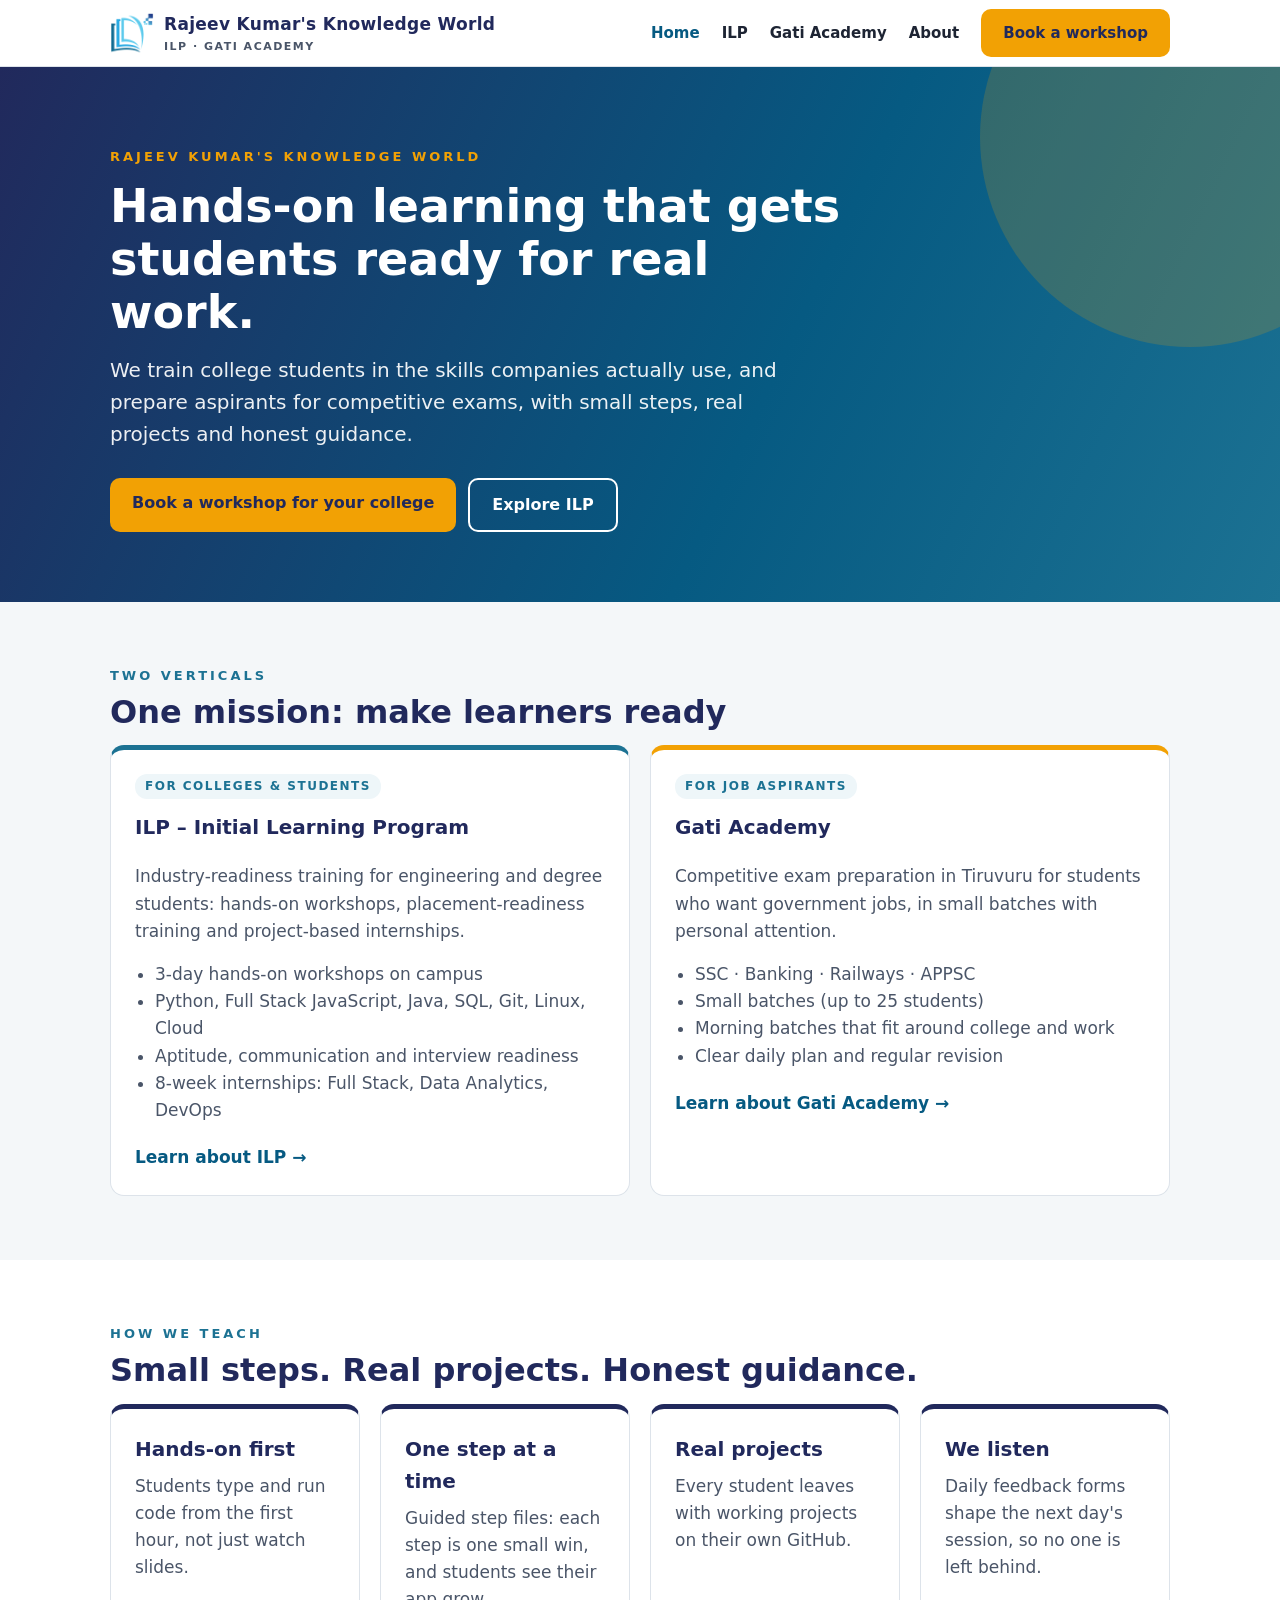
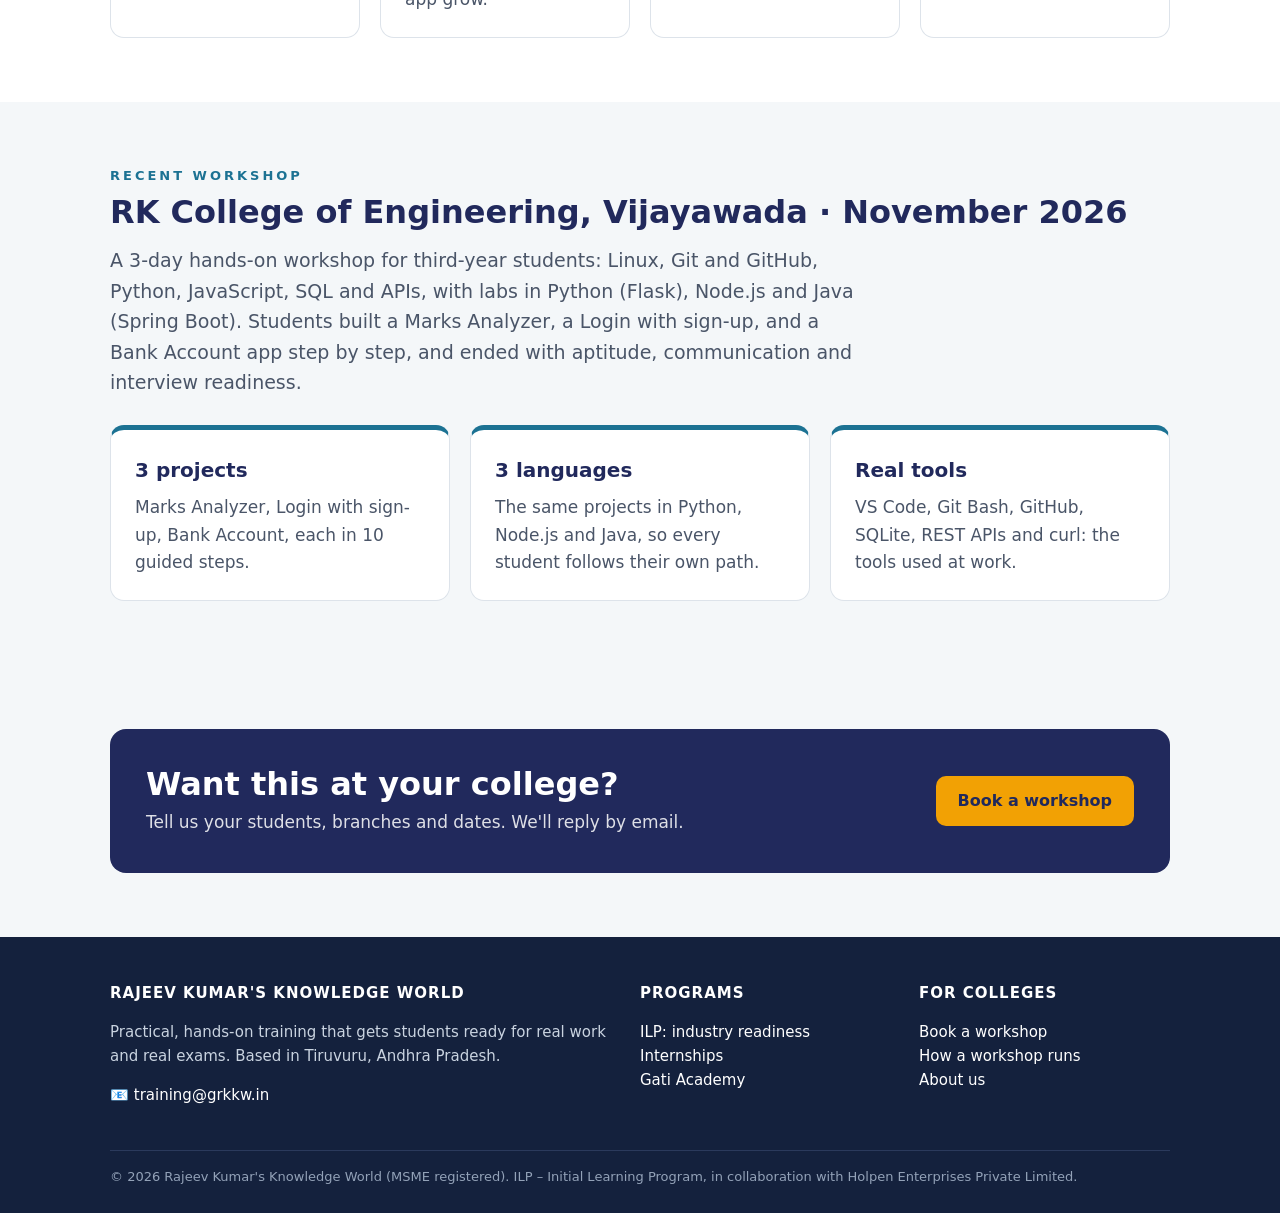
<file: index.html>
<!doctype html><html lang="en"><head><meta charset="utf-8"><meta name="viewport" content="width=device-width, initial-scale=1">
<title>Rajeev Kumar's Knowledge World · ILP & Gati Academy</title><meta name="description" content="Hands-on industry-readiness training for college students (ILP) and competitive exam preparation (Gati Academy) from Tiruvuru, Andhra Pradesh."><link rel="stylesheet" href="style.css">
<link rel="icon" type="image/png" href="img/favicon.png"><link rel="apple-touch-icon" href="img/apple-touch-icon.png"></head><body>
<header><div class="wrap nav"><a class="logo" href="index.html"><img class="mk" src="img/logo.png" alt="" width="44" height="44"><span>Rajeev Kumar's Knowledge World<small>ILP · Gati Academy</small></span></a>
<button class="menu" aria-label="Menu" onclick="document.querySelector('.links').classList.toggle('open')">☰</button>
<nav class="links"><a href="index.html" class="on">Home</a><a href="ilp.html">ILP</a><a href="gati.html">Gati Academy</a><a href="about.html">About</a><a class="btn" href="colleges.html">Book a workshop</a></nav></div></header>
<section class="hero"><div class="wrap"><div class="eyebrow">Rajeev Kumar's Knowledge World</div>
<h1>Hands-on learning that gets students ready for real work.</h1>
<p>We train college students in the skills companies actually use, and prepare aspirants for competitive exams, with small steps, real projects and honest guidance.</p>
<div class="cta"><a class="btn" href="colleges.html">Book a workshop for your college</a><a class="btn ghost" href="ilp.html">Explore ILP</a></div></div></section>

<section class="blk"><div class="wrap"><div class="eyebrow" style="color:var(--teal)">Two verticals</div><h2>One mission: make learners ready</h2>
<div class="grid g2">
<div class="card top vert"><span class="tag">For colleges &amp; students</span><h3>ILP – Initial Learning Program</h3>
<p>Industry-readiness training for engineering and degree students: hands-on workshops, placement-readiness training and project-based internships.</p>
<ul><li>3-day hands-on workshops on campus</li><li>Python, Full Stack JavaScript, Java, SQL, Git, Linux, Cloud</li><li>Aptitude, communication and interview readiness</li><li>8-week internships: Full Stack, Data Analytics, DevOps</li></ul>
<a href="ilp.html"><b>Learn about ILP →</b></a></div>
<div class="card amber vert"><span class="tag">For job aspirants</span><h3>Gati Academy</h3>
<p>Competitive exam preparation in Tiruvuru for students who want government jobs, in small batches with personal attention.</p>
<ul><li>SSC · Banking · Railways · APPSC</li><li>Small batches (up to 25 students)</li><li>Morning batches that fit around college and work</li><li>Clear daily plan and regular revision</li></ul>
<a href="gati.html"><b>Learn about Gati Academy →</b></a></div>
</div></div></section>

<section class="blk alt"><div class="wrap"><div class="eyebrow" style="color:var(--teal)">How we teach</div><h2>Small steps. Real projects. Honest guidance.</h2>
<div class="grid g4">
<div class="card navy"><h3>Hands-on first</h3><p>Students type and run code from the first hour, not just watch slides.</p></div>
<div class="card navy"><h3>One step at a time</h3><p>Guided step files: each step is one small win, and students see their app grow.</p></div>
<div class="card navy"><h3>Real projects</h3><p>Every student leaves with working projects on their own GitHub.</p></div>
<div class="card navy"><h3>We listen</h3><p>Daily feedback forms shape the next day's session, so no one is left behind.</p></div>
</div></div></section>

<section class="blk"><div class="wrap"><div class="eyebrow" style="color:var(--teal)">Recent workshop</div><h2>RK College of Engineering, Vijayawada · November 2026</h2>
<p class="lead">A 3-day hands-on workshop for third-year students: Linux, Git and GitHub, Python, JavaScript, SQL and APIs, with labs in Python (Flask), Node.js and Java (Spring Boot). Students built a Marks Analyzer, a Login with sign-up, and a Bank Account app step by step, and ended with aptitude, communication and interview readiness.</p>
<div class="grid g3">
<div class="card top"><h3>3 projects</h3><p>Marks Analyzer, Login with sign-up, Bank Account, each in 10 guided steps.</p></div>
<div class="card top"><h3>3 languages</h3><p>The same projects in Python, Node.js and Java, so every student follows their own path.</p></div>
<div class="card top"><h3>Real tools</h3><p>VS Code, Git Bash, GitHub, SQLite, REST APIs and curl: the tools used at work.</p></div>
</div></div></section>

<section class="blk"><div class="wrap"><div class="band"><div><h2>Want this at your college?</h2><p>Tell us your students, branches and dates. We'll reply by email.</p></div><a class="btn" href="colleges.html">Book a workshop</a></div></div></section>

<footer><div class="wrap"><div class="fgrid">
<div><h4>Rajeev Kumar's Knowledge World</h4><p>Practical, hands-on training that gets students ready for real work and real exams. Based in Tiruvuru, Andhra Pradesh.</p>
<p>📧 <a href="mailto:training@grkkw.in">training@grkkw.in</a></p></div>
<div><h4>Programs</h4><p><a href="ilp.html">ILP: industry readiness</a><br><a href="ilp.html#internships">Internships</a><br><a href="gati.html">Gati Academy</a></p></div>
<div><h4>For colleges</h4><p><a href="colleges.html">Book a workshop</a><br><a href="ilp.html#workshop">How a workshop runs</a><br><a href="about.html">About us</a></p></div>
</div><div class="legal">© 2026 Rajeev Kumar's Knowledge World (MSME registered). ILP – Initial Learning Program, in collaboration with Holpen Enterprises Private Limited.</div></div></footer>
</body></html>
</file>
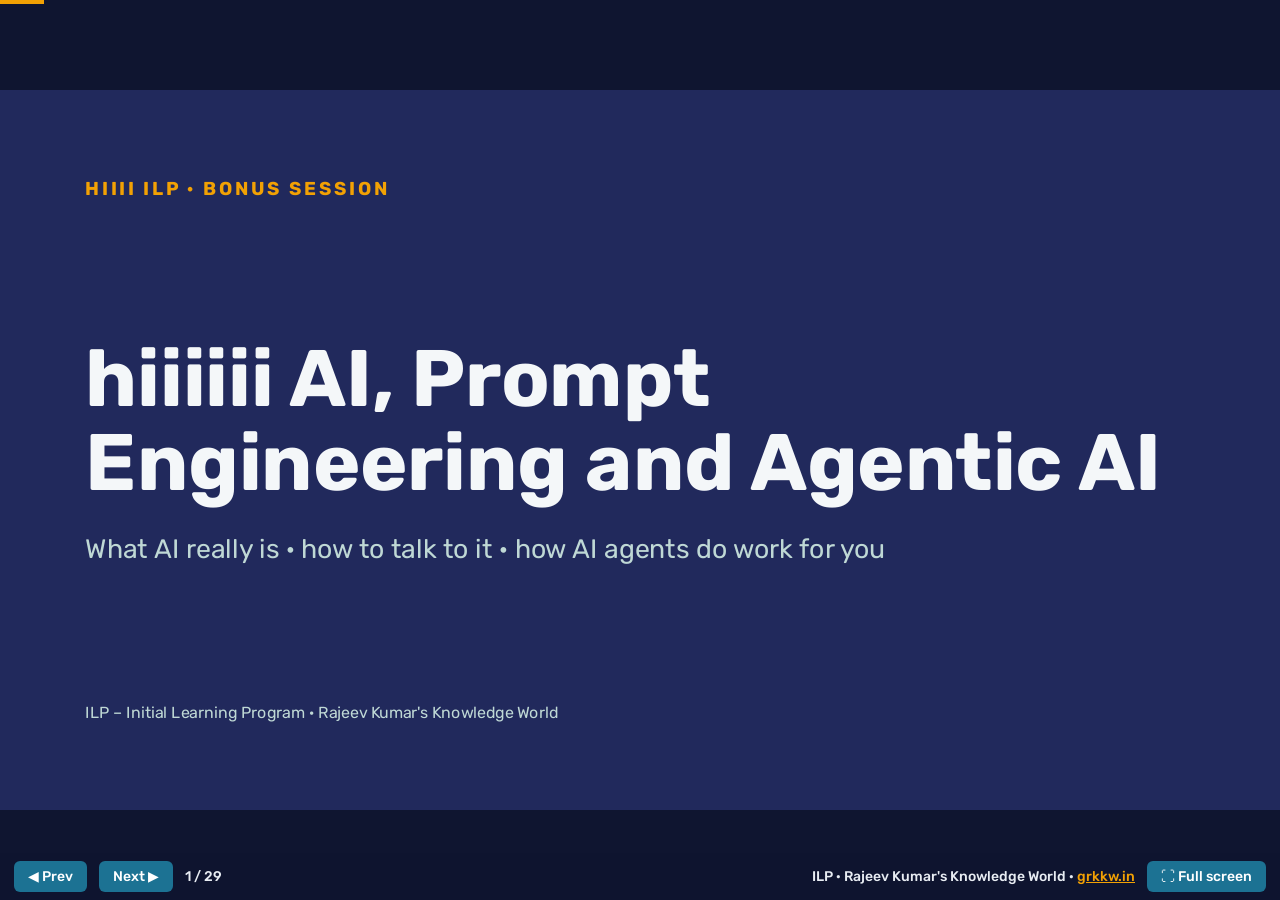
<file: ai/index.html>
<!DOCTYPE html>
<html lang="en"><head><meta charset="utf-8">
<meta name="viewport" content="width=device-width,initial-scale=1">
<title>rkce   AI, Prompt Engineering and Agentic AI · ILP</title>
<meta name="description" content="AI basics, prompt engineering and agentic AI for engineering students. ILP – Rajeev Kumar's Knowledge World.">
<link rel="preconnect" href="https://fonts.googleapis.com"><link rel="preconnect" href="https://fonts.gstatic.com" crossorigin>
<link href="https://fonts.googleapis.com/css2?family=Rubik:wght@400;500;700&family=JetBrains+Mono:wght@400;700&display=swap" rel="stylesheet">
<style>
:root{--navy:#21295C;--blue:#065A82;--teal:#1C7293;--amber:#F2A104;--bg:#F4F7F9;--ink:#1D2433;--soft:#4A5568;--card:#FBFCFD;--code:#14213D;--codetext:#E8EDF3;--line:#D6DEE6}
body{font-family:'Rubik',Arial,sans-serif;color:var(--ink)}
section{background:var(--bg);padding:128px;display:flex;flex-direction:column;gap:40px;color:var(--ink)}
section.dark{background:var(--navy);color:var(--bg)}
section.accent{background:var(--amber);color:var(--navy)}
h1{font-size:120px;font-weight:700;line-height:1.05;color:var(--navy);margin:0}
h2{font-size:72px;font-weight:700;line-height:1.1;color:var(--navy);margin:0}
h3{font-size:44px;font-weight:500;line-height:1.15;color:var(--navy);margin:0}
p{font-size:32px;line-height:1.4;margin:0}
section.dark h1,section.dark h2,section.dark h3{color:var(--bg)}
section.accent h1,section.accent h2,section.accent h3{color:var(--navy)}
.eyebrow{font-size:28px;font-weight:700;letter-spacing:4px;text-transform:uppercase;color:var(--teal)}
section.dark .eyebrow{color:var(--amber)}
section.accent .eyebrow{color:var(--navy)}
.lead{font-size:40px;line-height:1.35;color:var(--soft)}
section.dark .lead{color:#BFD8D5}
.small{font-size:26px;color:var(--soft)}
section.dark .small{color:#BFD8D5}
.head{display:flex;flex-direction:column;gap:12px}
.row{display:flex;gap:32px;align-items:stretch}
.grid2{display:grid;grid-template-columns:1fr 1fr;gap:32px}
.grid3{display:grid;grid-template-columns:1fr 1fr 1fr;gap:32px}
.grid4{display:grid;grid-template-columns:1fr 1fr 1fr 1fr;gap:28px}
.card{background:var(--card);border:2px solid var(--line);border-top:10px solid var(--teal);border-radius:20px;padding:36px;display:flex;flex-direction:column;gap:14px}
.card.amber{border-top-color:var(--amber)}
.card.navy{border-top-color:var(--navy)}
.card.blue{border-top-color:var(--blue)}
.card .big{font-size:72px;font-weight:700;color:var(--teal);line-height:1}
.card .txt{font-size:30px;line-height:1.35;color:var(--soft)}
section.dark .card{background:#2B3470;border-color:#3A4585}
section.dark .card h3{color:var(--bg)}
section.dark .card .txt{color:#D5DEEA}
.quote{font-size:72px;font-weight:700;line-height:1.2;color:var(--bg)}
section.accent .quote{color:var(--navy)}
.quote-by{font-size:32px;color:var(--amber);font-weight:500}
.code{background:var(--code);border-radius:18px;padding:32px 40px;display:flex;flex-direction:column;gap:6px}
.code .ln{font-family:'JetBrains Mono','Courier New',monospace;font-size:34px;line-height:1.45;color:var(--codetext);white-space:nowrap}
.code .cm{font-family:'JetBrains Mono','Courier New',monospace;font-size:28px;line-height:1.45;color:#8FB3C9;white-space:nowrap}
.code .out{font-family:'JetBrains Mono','Courier New',monospace;font-size:30px;line-height:1.45;color:#F2C46B;white-space:nowrap}
.mono{font-family:'JetBrains Mono','Courier New',monospace}
.pill{display:inline-block;font-size:26px;font-weight:700;padding:8px 22px;border-radius:40px;background:var(--teal);color:var(--bg);align-self:flex-start}
.pill.amber{background:var(--amber);color:var(--navy)}
.pill.navy{background:var(--navy);color:var(--bg)}
.split{display:grid;grid-template-columns:1fr 1fr;gap:48px;align-items:start}
.col{display:flex;flex-direction:column;gap:20px}
table.t{width:100%;font-size:30px;color:var(--ink)}
table.t tr.hd{background:var(--navy);color:var(--bg)}
table.t td.mono{font-family:'JetBrains Mono','Courier New',monospace}
.flow{display:flex;align-items:center;gap:20px}
.box{background:var(--card);border:3px solid var(--teal);border-radius:18px;padding:28px 24px;display:flex;flex-direction:column;gap:8px;align-items:center;flex:1}
.box .bt{font-size:32px;font-weight:700;color:var(--navy);text-align:center}
.box .bs{font-size:24px;color:var(--soft);text-align:center;font-family:'JetBrains Mono','Courier New',monospace}
.box.live{border-color:var(--amber);background:#FFF6E0}
.arrow{width:56px;height:30px;background:var(--teal);flex:0 0 56px}
.task{background:#FFF6E0;border:3px solid var(--amber);border-radius:20px;padding:32px 40px;display:flex;flex-direction:column;gap:14px}
.task .tt{font-size:34px;font-weight:700;color:var(--navy)}
ul.b{font-size:34px;line-height:1.45;color:var(--ink);margin:0;padding-left:44px}
ul.b li{margin:0 0 10px}
section.dark ul.b{color:var(--bg)}
.person{display:flex;flex-direction:column;gap:10px}
.person .nm{font-size:40px;font-weight:700;color:var(--navy);line-height:1.15}
.person .rl{font-size:28px;color:var(--soft);line-height:1.35}
.tagrow{display:flex;gap:18px;flex-wrap:wrap}
.tagrow p{font-size:30px;font-weight:700;padding:10px 26px;border-radius:40px;background:#2B3470;color:var(--bg)}
.tagrow p.hot{background:var(--amber);color:var(--navy)}
.step{background:var(--card);border-radius:20px;padding:32px;display:flex;flex-direction:column;gap:12px;border:2px solid var(--line)}
.step .n{font-size:64px;font-weight:700;color:var(--amber);line-height:1}
.step h3{font-size:40px}
.step .txt{font-size:28px;color:var(--soft);line-height:1.35}
.fade-in{animation:rise 600ms ease-out both}
.d1{animation-delay:120ms}.d2{animation-delay:240ms}.d3{animation-delay:360ms}.d4{animation-delay:480ms}.d5{animation-delay:600ms}
@keyframes rise{from{opacity:0;transform:translateY(24px)}to{opacity:1;transform:translateY(0)}}
.spacer{flex:1}
.foot{font-size:24px;color:var(--soft)}
section.dark .foot{color:#BFD8D5}
.code.sm .ln,.code.sm .out,.code.sm .cm{font-size:28px}
.code.xs{gap:2px}
.code.xs .ln,.code.xs .out{font-size:26px;line-height:1.3}
.pill.py{background:var(--blue);color:var(--bg)}
.pill.js{background:var(--amber);color:var(--navy)}
.syntax{background:#E7EDF3;border:3px dashed #8FA3B8;border-radius:18px;padding:28px 36px;display:flex;flex-direction:column;gap:4px}
.syntax .ln{font-family:'JetBrains Mono','Courier New',monospace;font-size:32px;line-height:1.45;color:var(--ink);white-space:nowrap}
.syntax .cm{font-family:'JetBrains Mono','Courier New',monospace;font-size:26px;line-height:1.45;color:#5B7083;white-space:nowrap}
.syntax.sm .ln{font-size:28px}
.ph{color:#B26A00;font-style:italic}
.code .ph{color:#F2C46B}
.lbl{font-size:26px;font-weight:700;color:var(--teal);letter-spacing:2px;text-transform:uppercase}
.rules{display:flex;flex-direction:column;gap:10px}
.rules p{font-size:30px;line-height:1.35;color:var(--ink)}
.rules p b{color:var(--blue)}
.mist{background:#FDECEA;border:3px solid #D9534F;border-radius:18px;padding:24px 32px;display:flex;flex-direction:column;gap:8px}
.mist .tt{font-size:30px;font-weight:700;color:#A5281B}
.mist p{font-size:28px;line-height:1.35}
.qa{display:flex;flex-direction:column;gap:18px}
.qa .q{font-size:34px;font-weight:700;color:var(--navy);line-height:1.3}
.qa .a{font-size:28px;color:var(--soft);line-height:1.35;margin-top:-10px}
ol.qs{font-size:36px;line-height:1.45;color:var(--ink);margin:0;padding-left:56px}
ol.qs li{margin:0 0 14px}
table.t{border-collapse:collapse}
table.t th{background:var(--navy);color:var(--bg);text-align:left;padding:14px 20px;font-size:28px}
table.t td{padding:12px 20px;border-bottom:2px solid var(--line);font-size:28px;vertical-align:top}
table.t.lg th,table.t.lg td{font-size:32px}
table.t td.mono{font-size:26px}
.note{font-size:28px;color:var(--soft);line-height:1.35}
.big-num{font-size:150px;font-weight:700;color:var(--amber);line-height:1}
.chip{display:inline-block;font-size:24px;font-weight:700;padding:6px 18px;border-radius:30px;background:#E7EDF3;color:var(--navy)}
.syntax.xs .ln{font-size:26px}
.syntax.xs .cm{font-size:24px}

/* ---- web player ---- */
html,body{margin:0;height:100%;background:#0f1530;overflow:hidden}
#stage{position:fixed;inset:0;display:flex;align-items:center;justify-content:center}
#deck{width:1920px;height:1080px;position:relative;transform-origin:center center;flex:none}
.slide{position:absolute;inset:0;width:1920px;height:1080px;box-sizing:border-box;overflow:hidden;display:none!important}
.slide.on{display:flex!important}
x-shape{display:block}
x-shape[kind="arrow-right"]{clip-path:polygon(0 30%,60% 30%,60% 0,100% 50%,60% 100%,60% 70%,0 70%)}
#bar{position:fixed;left:0;right:0;bottom:0;display:flex;align-items:center;gap:12px;padding:8px 14px;background:rgba(15,21,48,.85);color:#E8EDF3;font:500 14px Rubik,Arial,sans-serif;z-index:5;transition:opacity .3s}
#bar button{background:#1C7293;color:#fff;border:0;border-radius:6px;padding:7px 14px;font:inherit;cursor:pointer}
#bar button:hover{background:#065A82}
#bar .sp{flex:1}
#prog{position:fixed;left:0;top:0;height:4px;background:#F2A104;z-index:6;transition:width .3s}
body.idle #bar{opacity:0}
@media print{html,body{overflow:visible;background:#fff}#bar,#prog{display:none}#stage{position:static;display:block}#deck{transform:none!important;width:auto;height:auto}.slide{position:relative;display:flex!important;page-break-after:always}@page{size:1920px 1080px;margin:0}}
</style></head>
<body>
<div id="prog"></div>
<div id="stage"><div id="deck">
<section id="cover" class="slide dark">
<p class="eyebrow"> hiiii  ILP · Bonus session</p><div class="spacer"></div><h1 class="fade-in">hiiiiii AI, Prompt Engineering and Agentic AI</h1><p class="lead fade-in d2">What AI really is · how to talk to it · how AI agents do work for you</p><div class="spacer"></div><p class="foot">ILP – Initial Learning Program · Rajeev Kumar's Knowledge World</p>

</section>
<section id="why" class="slide dark">
<p class="eyebrow">Why this matters</p><div class="spacer"></div><p class="quote fade-in">AI will not take your job. A person who uses AI well might.</p><p class="lead fade-in d2">Companies now expect freshers to use AI tools to learn faster, code faster and solve problems faster.</p><div class="spacer"></div>

</section>
<section class="slide" id="agenda">
<div class="head"><p class="eyebrow">Today</p><h2>What we will cover</h2></div><table class="t lg"><tr><th>#</th><th>Topic</th></tr><tr><td>1</td><td>AI, ML, Deep Learning, GenAI and LLMs: what is what</td></tr><tr><td>2</td><td>How an LLM actually works (in simple words)</td></tr><tr><td>3</td><td>Prompt engineering: the 6-part prompt</td></tr><tr><td>4</td><td>Prompt techniques with real examples</td></tr><tr><td>5</td><td>Agentic AI: from chatbot to an agent that does work</td></tr><tr><td>6</td><td>Using AI safely and honestly</td></tr><tr><td>7</td><td>Hands-on practice · interview questions</td></tr></table>

</section>
<section id="d1" class="slide accent">
<p class="eyebrow">Part 1</p><div class="spacer"></div><h1 class="fade-in" style="font-size:104px">What is AI?</h1><p class="lead fade-in d2">Clearing up the words everyone uses</p><div class="spacer"></div>

</section>
<section class="slide" id="tree">
<div class="head"><p class="eyebrow">The family tree</p><h2>Each one is inside the one before it</h2></div><div class="flow"><div class="box fade-in d1"><p class="bt">AI</p><p class="bs">machines doing smart tasks</p></div><x-shape kind="arrow-right" class="arrow" style="background:#1C7293"></x-shape><div class="box fade-in d2"><p class="bt">Machine Learning</p><p class="bs">learns patterns from data</p></div><x-shape kind="arrow-right" class="arrow" style="background:#1C7293"></x-shape><div class="box fade-in d3"><p class="bt">Deep Learning</p><p class="bs">neural networks with many layers</p></div><x-shape kind="arrow-right" class="arrow" style="background:#1C7293"></x-shape><div class="box live fade-in d4"><p class="bt">Generative AI</p><p class="bs">creates text, images, code</p></div></div><p class="lead"><b>LLM</b> (Large Language Model) = Generative AI trained on huge amounts of text. ChatGPT, Gemini, Claude and Llama are LLMs.</p>

</section>
<section class="slide" id="examples">
<div class="head"><p class="eyebrow">You already use AI</p><h2>AI is everywhere around you</h2></div><table class="t"><tr><th>Where</th><th>What the AI does</th><th>Type</th></tr><tr><td>YouTube / Instagram</td><td>Picks the next video for you</td><td>Machine Learning</td></tr><tr><td>Google Maps</td><td>Predicts traffic and travel time</td><td>Machine Learning</td></tr><tr><td>Phone camera</td><td>Finds faces, blurs background</td><td>Deep Learning</td></tr><tr><td>Gmail</td><td>Moves spam out, suggests replies</td><td>ML + GenAI</td></tr><tr><td>ChatGPT / Gemini / Claude</td><td>Writes, explains, codes</td><td>Generative AI (LLM)</td></tr><tr><td>GitHub Copilot</td><td>Writes code as you type</td><td>Generative AI (LLM)</td></tr></table>

</section>
<section class="slide" id="llm">
<div class="head"><p class="eyebrow">How an LLM works</p><h2>It predicts the next word, again and again</h2></div><div class="flow"><div class="box fade-in d1"><p class="bt">Your prompt</p><p class="bs">"Python is a ..."</p></div><x-shape kind="arrow-right" class="arrow" style="background:#1C7293"></x-shape><div class="box fade-in d2"><p class="bt">Tokens</p><p class="bs">text split into small pieces</p></div><x-shape kind="arrow-right" class="arrow" style="background:#1C7293"></x-shape><div class="box fade-in d3"><p class="bt">Model</p><p class="bs">billions of learned numbers</p></div><x-shape kind="arrow-right" class="arrow" style="background:#1C7293"></x-shape><div class="box live fade-in d4"><p class="bt">Next token</p><p class="bs">"programming" → "language" ...</p></div></div><p class="lead">A <b>token</b> is a piece of a word (about ¾ of a word in English). The model reads and writes tokens, one at a time.</p>

</section>
<section class="slide" id="limits">
<div class="head"><p class="eyebrow">Know the limits</p><h2>What LLMs are bad at</h2></div><div class="grid4"><div class="card fade-in d1"><h3>Hallucination</h3><p class="txt">It can say wrong things very confidently, even fake facts, fake links and fake functions.</p></div><div class="card navy fade-in d2"><h3>Old knowledge</h3><p class="txt">It only knows what was in its training data, unless it can search the web.</p></div><div class="card blue fade-in d3"><h3>No real memory</h3><p class="txt">Each chat starts fresh unless the tool saves memory for you.</p></div><div class="card amber fade-in d4"><h3>Maths and counting</h3><p class="txt">It predicts words, so long calculations can go wrong. Ask it to use code.</p></div></div>

</section>
<section id="d2" class="slide accent">
<p class="eyebrow">Part 2</p><div class="spacer"></div><h1 class="fade-in" style="font-size:104px">Prompt Engineering</h1><p class="lead fade-in d2">How to ask so you get what you need</p><div class="spacer"></div>

</section>
<section id="gigo" class="slide dark">
<p class="eyebrow">The golden rule</p><div class="spacer"></div><p class="quote fade-in">Vague prompt in, vague answer out.</p><p class="lead fade-in d2">Prompt engineering = writing clear instructions so the AI gives you exactly what you need.</p><div class="spacer"></div>

</section>
<section class="slide" id="six">
<div class="head"><p class="eyebrow">The 6-part prompt</p><h2>A good prompt has these parts</h2></div><div class="grid3"><div class="card fade-in d1"><h3>1 · Role</h3><p class="txt">Who should the AI act as? "You are a senior Python developer."</p></div><div class="card navy fade-in d2"><h3>2 · Task</h3><p class="txt">What exactly do you want? "Explain this error."</p></div><div class="card blue fade-in d3"><h3>3 · Context</h3><p class="txt">Background it needs: your level, your code, your goal.</p></div><div class="card amber fade-in d4"><h3>4 · Format</h3><p class="txt">How the answer should look: steps, table, code only, 5 bullets.</p></div><div class="card fade-in d5"><h3>5 · Examples</h3><p class="txt">Show one sample of what good output looks like.</p></div><div class="card navy fade-in d5"><h3>6 · Constraints</h3><p class="txt">Limits: "under 100 words", "no libraries", "beginner words".</p></div></div>

</section>
<section class="slide" id="badgood">
<div class="head"><p class="eyebrow">Bad vs good</p><h2>Same question, two prompts</h2></div><div class="grid2"><div class="col"><p class="lbl">❌ Bad</p><div class="code"><p class="ln">fix my code</p></div></div><div class="col"><p class="lbl">✅ Good</p><div class="code sm"><p class="ln">You are a Python teacher.</p><p class="ln">My Flask withdraw route lets the balance</p><p class="ln">go below zero. Here is the code:</p><p class="ln"><span class="ph">paste code</span></p><p class="ln">1. Find the bug.</p><p class="ln">2. Show the fixed code.</p><p class="ln">3. Explain the fix in 3 simple lines.</p></div></div></div><p class="lead">The good prompt has <b>role, context, task and format</b>. It takes 30 seconds more and saves 10 minutes.</p>

</section>
<section class="slide" id="tech">
<div class="head"><p class="eyebrow">Techniques</p><h2>5 prompt techniques you should know</h2></div><table class="t"><tr><th>Technique</th><th>What it means</th><th>Try it</th></tr><tr><td>Zero-shot</td><td>Just ask, no examples</td><td>Explain REST API in 3 lines</td></tr><tr><td>Few-shot</td><td>Give 2–3 examples first</td><td>Here are 2 good commit messages. Write one for my change.</td></tr><tr><td>Step by step</td><td>Ask it to reason in steps</td><td>Solve this aptitude question step by step</td></tr><tr><td>Role prompting</td><td>Give it a role</td><td>Act as an HR interviewer and interview me</td></tr><tr><td>Iterate</td><td>Improve the answer in follow-ups</td><td>Shorter. Simpler words. Add an example.</td></tr></table>

</section>
<section class="slide" id="fewshot">
<div class="head"><p class="eyebrow">Few-shot example</p><h2>Teach by showing</h2></div><div class="code xs"><p class="ln">Convert the task into a git commit message.</p><p class="ln">&#160;</p><p class="ln">Task: added login page with email and password</p><p class="ln">Commit: Add login page with email/password form</p><p class="ln">&#160;</p><p class="ln">Task: fixed bug where balance went negative</p><p class="ln">Commit: Fix withdraw allowing negative balance</p><p class="ln">&#160;</p><p class="ln">Task: added 4 percent interest button to bank page</p><p class="ln">Commit:</p></div><p class="lead">Two examples teach the <b>pattern</b>. The AI fills in the last line in the same style.</p>

</section>
<section class="slide" id="student">
<div class="head"><p class="eyebrow">Prompts for students</p><h2>Use AI to learn, not to skip learning</h2></div><div class="grid2"><div class="card fade-in d1"><h3>Learn a concept</h3><p class="txt">Explain SQL JOIN like I am a beginner, with a small student-marks example. Then give me 3 practice questions.</p></div><div class="card navy fade-in d2"><h3>Understand an error</h3><p class="txt">I got this error in Spring Boot: «error». Explain what it means and the 3 most likely causes.</p></div><div class="card blue fade-in d3"><h3>Interview practice</h3><p class="txt">Act as an interviewer for a fresher Python role. Ask me one question at a time and rate my answer.</p></div><div class="card amber fade-in d4"><h3>Resume help</h3><p class="txt">Here is my project: «details». Write 2 resume bullet points with action verbs. Don't add anything I didn't do.</p></div></div>

</section>
<section class="slide" id="pmistakes">
<div class="head"><p class="eyebrow">Common mistakes</p><h2>Prompt mistakes to avoid</h2></div><table class="t"><tr><th>You see</th><th>Fix</th></tr><tr><td class="mono">"write code for bank app"</td><td>Say the language, features, and what you already have</td></tr><tr><td class="mono">Pasting 500 lines with no question</td><td>Paste only the part that matters + say what is wrong</td></tr><tr><td class="mono">Accepting the first answer</td><td>Ask follow-ups: simpler, shorter, add tests, explain line 5</td></tr><tr><td class="mono">Trusting it blindly</td><td>Run the code. Check facts. Ask "are you sure? show a source"</td></tr><tr><td class="mono">Pasting passwords or API keys</td><td>Never share .env, keys, passwords or personal data</td></tr></table>

</section>
<section id="d3" class="slide accent">
<p class="eyebrow">Part 3</p><div class="spacer"></div><h1 class="fade-in" style="font-size:104px">Agentic AI</h1><p class="lead fade-in d2">From AI that talks to AI that does work</p><div class="spacer"></div>

</section>
<section class="slide" id="chatvsagent">
<div class="head"><p class="eyebrow">The difference</p><h2>Chatbot vs AI agent</h2></div><table class="t lg"><tr><th></th><th>Chatbot</th><th>AI agent</th></tr><tr><td>What it does</td><td>Answers your question</td><td>Completes a goal for you</td></tr><tr><td>Steps</td><td>One reply</td><td>Many steps, one after another</td></tr><tr><td>Tools</td><td>Usually none</td><td>Uses tools: web search, code, files, APIs</td></tr><tr><td>Decisions</td><td>You decide what's next</td><td>It decides the next step itself</td></tr><tr><td>Example</td><td>"How do I book a train ticket?"</td><td>Searches trains, compares, fills the form, asks you before paying</td></tr></table>

</section>
<section class="slide" id="loop">
<div class="head"><p class="eyebrow">How an agent works</p><h2>The agent loop</h2></div><div class="flow"><div class="box fade-in d1"><p class="bt">Goal</p><p class="bs">what the user wants</p></div><x-shape kind="arrow-right" class="arrow" style="background:#1C7293"></x-shape><div class="box fade-in d2"><p class="bt">Think / Plan</p><p class="bs">decide the next step</p></div><x-shape kind="arrow-right" class="arrow" style="background:#1C7293"></x-shape><div class="box fade-in d3"><p class="bt">Act</p><p class="bs">use a tool</p></div><x-shape kind="arrow-right" class="arrow" style="background:#1C7293"></x-shape><div class="box live fade-in d4"><p class="bt">Observe</p><p class="bs">check the result</p></div></div><p class="lead">It <b>repeats</b> Think → Act → Observe until the goal is done, or it stops to ask you.</p>

</section>
<section class="slide" id="parts">
<div class="head"><p class="eyebrow">Inside an agent</p><h2>4 building blocks of every AI agent</h2></div><div class="grid4"><div class="card fade-in d1"><h3>Brain · LLM</h3><p class="txt">Understands the goal and decides what to do next.</p></div><div class="card navy fade-in d2"><h3>Tools</h3><p class="txt">Functions it can call: search, run code, read files, call APIs, send email.</p></div><div class="card blue fade-in d3"><h3>Memory</h3><p class="txt">Remembers earlier steps and useful facts.</p></div><div class="card amber fade-in d4"><h3>Guardrails</h3><p class="txt">Rules and limits: what it may do alone, and when it must ask a human.</p></div></div>

</section>
<section class="slide" id="bankagent">
<div class="head"><p class="eyebrow">Connect it to your project</p><h2>Your Bank API can be an agent's tool</h2></div><div class="code xs"><p class="ln">User:&#160;&#160;"Withdraw 500 and email me the new balance"</p><p class="ln">&#160;</p><p class="ln">Agent thinks: I need the withdraw tool.</p><p class="ln">Agent acts:&#160;&#160; POST /api/withdraw&#160;&#160;{"amount": 500}</p><p class="ln">Observes:&#160;&#160;&#160;&#160; {"balance": 9500}</p><p class="ln">&#160;</p><p class="ln">Agent thinks: now send the email.</p><p class="ln">Agent acts:&#160;&#160; send_email(to, "New balance: Rs 9500")</p><p class="ln">Observes:&#160;&#160;&#160;&#160; email sent</p><p class="ln">&#160;</p><p class="ln">Agent:&#160;&#160;"Done. Rs 500 withdrawn. Balance Rs 9500. Email sent."</p></div><p class="lead">Agents don't replace APIs. <b>Agents use APIs.</b> The backend you built this week is exactly what agents need.</p>

</section>
<section class="slide" id="agentex">
<div class="head"><p class="eyebrow">Agents in real life</p><h2>Where agents are used today</h2></div><table class="t"><tr><th>Area</th><th>What the agent does</th></tr><tr><td>Coding</td><td>Reads your project, writes code, runs tests, fixes errors (Copilot, Claude Code, Cursor)</td></tr><tr><td>Customer support</td><td>Checks your order, processes a refund, escalates to a human</td></tr><tr><td>Research</td><td>Searches many websites, reads them and writes a report</td></tr><tr><td>DevOps</td><td>Watches servers, finds the cause of an error, suggests a fix</td></tr><tr><td>Personal</td><td>Reads email, books meetings, fills forms (asks before sending)</td></tr></table>

</section>
<section class="slide" id="roles">
<div class="head"><p class="eyebrow">Careers</p><h2>New skills companies are looking for</h2></div><div class="grid4"><div class="card fade-in d1"><h3>AI-assisted developer</h3><p class="txt">Uses AI to code faster but understands and checks every line.</p></div><div class="card navy fade-in d2"><h3>Prompt / AI workflow</h3><p class="txt">Designs prompts and multi-step AI workflows for a business task.</p></div><div class="card blue fade-in d3"><h3>AI agent developer</h3><p class="txt">Builds agents with tools, APIs and guardrails (Python is the top language here).</p></div><div class="card amber fade-in d4"><h3>Strong basics</h3><p class="txt">Python or Java, SQL, APIs, Git. Every AI role still needs these.</p></div></div>

</section>
<section class="slide" id="rules">
<div class="head"><p class="eyebrow">Use AI the right way</p><h2>5 rules for using AI</h2></div><div class="grid3"><div class="card fade-in d1"><h3>Understand it</h3><p class="txt">Never submit code you can't explain. Interviewers will ask you to explain it.</p></div><div class="card navy fade-in d2"><h3>Verify it</h3><p class="txt">Run the code, test it, check facts from a real source.</p></div><div class="card blue fade-in d3"><h3>Protect data</h3><p class="txt">No passwords, API keys, .env files or personal data in prompts.</p></div><div class="card amber fade-in d4"><h3>Be honest</h3><p class="txt">Follow your college rules. Don't present AI work as yours in exams.</p></div><div class="card fade-in d5"><h3>Stay in charge</h3><p class="txt">AI suggests; you decide. Especially before sending, paying or deleting.</p></div></div>

</section>
<section class="slide" id="practice">
<div class="head"><p class="eyebrow">Type this now · 10 minutes</p><h2>Write a better prompt</h2></div><div class="task"><p class="tt">Your task</p><ul class="b"><li>Start with this bad prompt: <b>"explain API"</b></li><li>Rewrite it using the 6 parts: role, task, context, format, examples, constraints</li><li>Try both prompts in ChatGPT, Gemini or Claude and compare the answers</li><li>Bonus: ask it to quiz you with 3 questions on APIs, one at a time</li></ul></div><p class="note">Hint: mention your level (3rd-year CSE), your project (Flask/Express/Spring Boot bank app) and the format you want.</p><p class="lead">Try it first. The answer is on the next slide.</p>

</section>
<section class="slide" id="practice-ans">
<div class="head"><p class="eyebrow">One good answer</p><h2>A strong version of the prompt</h2></div><div class="code sm"><p class="ln">You are a friendly backend developer teaching a 3rd-year CSE student.</p><p class="ln">&#160;</p><p class="ln">Explain what an API is, using my Bank app as the example:</p><p class="ln">it has POST /api/deposit and POST /api/withdraw.</p><p class="ln">&#160;</p><p class="ln">Format:</p><p class="ln">1. A one-line definition</p><p class="ln">2. A real-life comparison (like a restaurant waiter)</p><p class="ln">3. What happens step by step when I call /api/withdraw</p><p class="ln">&#160;</p><p class="ln">Use simple English. Under 150 words.</p></div>

</section>
<section class="slide" id="iq">
<div class="head"><p class="eyebrow">Interview corner · asked in real interviews</p><h2>AI questions asked in fresher interviews</h2></div><ol class="qs"><li>What is the difference between AI, ML and Deep Learning?</li><li>What is an LLM?</li><li>What is hallucination?</li><li>What is prompt engineering?</li><li>What is an AI agent?</li></ol><p class="note">Discuss with your partner for 2 minutes. Answers on the next slide.</p>

</section>
<section class="slide" id="iq-ans">
<div class="head"><p class="eyebrow">Interview corner · answers</p><h2>AI questions asked in fresher interviews</h2></div><div class="qa"><p class="q">1. What is the difference between AI, ML and Deep Learning?</p><p class="a">AI is any machine doing smart tasks. ML is AI that learns from data. Deep learning is ML using many-layer neural networks.</p><p class="q">2. What is an LLM?</p><p class="a">A Large Language Model: a deep learning model trained on huge text data that predicts the next token to generate text, like ChatGPT or Gemini.</p><p class="q">3. What is hallucination?</p><p class="a">When an AI gives wrong or made-up information confidently. That's why we always verify its output.</p><p class="q">4. What is prompt engineering?</p><p class="a">Writing clear instructions (role, task, context, format) so the AI gives the exact output we need.</p><p class="q">5. What is an AI agent?</p><p class="a">An AI system that works toward a goal in steps, using tools like APIs or code, and checking results until the task is done.</p></div>

</section>
<section id="close" class="slide dark">
<p class="eyebrow">Remember</p><div class="spacer"></div><p class="quote fade-in">Learn the basics. Use AI to go faster. Always understand what you ship.</p><p class="lead fade-in d2">Your Python, Java, SQL, API and Git skills are what make AI useful in your hands.</p><div class="spacer"></div>

</section>

</div></div>
<div id="bar">
<button id="prev" aria-label="Previous slide">◀ Prev</button>
<button id="next" aria-label="Next slide">Next ▶</button>
<span id="count"></span><span class="sp"></span>
<span>ILP · Rajeev Kumar's Knowledge World · <a href="https://grkkw.in" style="color:#F2A104">grkkw.in</a></span>
<button id="fs" aria-label="Full screen">⛶ Full screen</button>
</div>
<script>
(function(){
  var s=[].slice.call(document.querySelectorAll('.slide')),deck=document.getElementById('deck'),i=0;
  function fit(){var k=Math.min(innerWidth/1920,innerHeight/1080);deck.style.transform='scale('+k+')';}
  function show(n){
    i=Math.max(0,Math.min(s.length-1,n));
    s.forEach(function(x,j){x.classList.toggle('on',j===i);});
    document.getElementById('count').textContent=(i+1)+' / '+s.length;
    document.getElementById('prog').style.width=((i+1)/s.length*100)+'%';
    if(location.hash!=='#'+(i+1))history.replaceState(null,'','#'+(i+1));
  }
  addEventListener('resize',fit);fit();
  document.getElementById('prev').onclick=function(){show(i-1)};
  document.getElementById('next').onclick=function(){show(i+1)};
  document.getElementById('fs').onclick=function(){document.fullscreenElement?document.exitFullscreen():document.documentElement.requestFullscreen()};
  addEventListener('keydown',function(e){
    if(['ArrowRight','PageDown',' ','Enter'].indexOf(e.key)>=0){e.preventDefault();show(i+1)}
    else if(['ArrowLeft','PageUp','Backspace'].indexOf(e.key)>=0){e.preventDefault();show(i-1)}
    else if(e.key==='Home')show(0);else if(e.key==='End')show(s.length-1);
    else if(e.key==='f'||e.key==='F')document.getElementById('fs').click();
  });
  var x0=null;addEventListener('touchstart',function(e){x0=e.touches[0].clientX});
  addEventListener('touchend',function(e){if(x0===null)return;var dx=e.changedTouches[0].clientX-x0;if(Math.abs(dx)>40)show(i+(dx<0?1:-1));x0=null});
  var t;function wake(){document.body.classList.remove('idle');clearTimeout(t);t=setTimeout(function(){document.body.classList.add('idle')},2500)}
  addEventListener('mousemove',wake);wake();
  show((parseInt(location.hash.slice(1),10)||1)-1);
})();
</script>
</body></html>
</file>
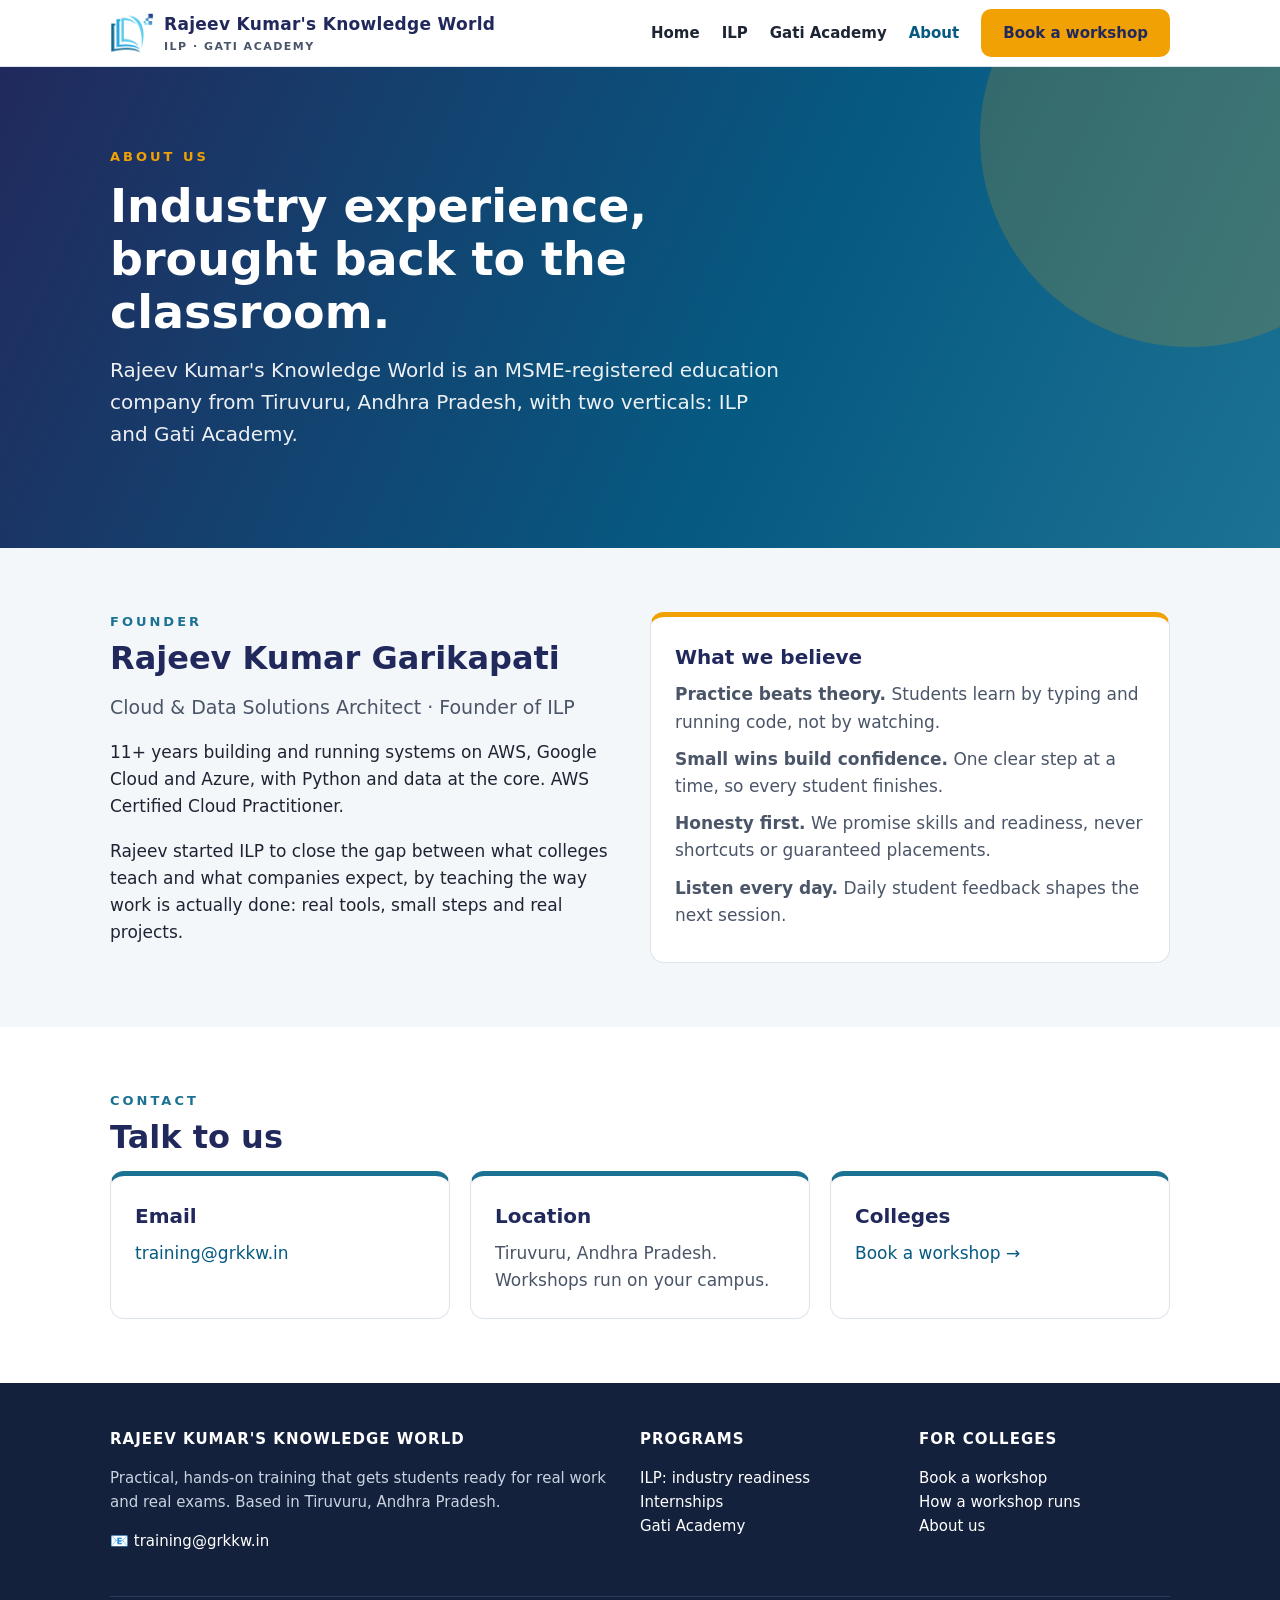
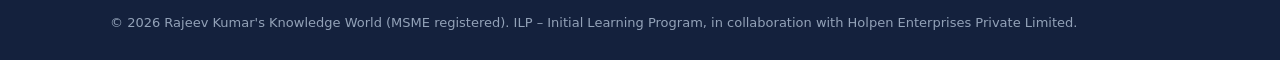
<file: about.html>
<!doctype html><html lang="en"><head><meta charset="utf-8"><meta name="viewport" content="width=device-width, initial-scale=1">
<title>About · Rajeev Kumar's Knowledge World</title><meta name="description" content="About Rajeev Kumar's Knowledge World and its founder."><link rel="stylesheet" href="style.css">
<link rel="icon" type="image/png" href="img/favicon.png"><link rel="apple-touch-icon" href="img/apple-touch-icon.png"></head><body>
<header><div class="wrap nav"><a class="logo" href="index.html"><img class="mk" src="img/logo.png" alt="" width="44" height="44"><span>Rajeev Kumar's Knowledge World<small>ILP · Gati Academy</small></span></a>
<button class="menu" aria-label="Menu" onclick="document.querySelector('.links').classList.toggle('open')">☰</button>
<nav class="links"><a href="index.html">Home</a><a href="ilp.html">ILP</a><a href="gati.html">Gati Academy</a><a href="about.html" class="on">About</a><a class="btn" href="colleges.html">Book a workshop</a></nav></div></header>
<section class="hero"><div class="wrap"><div class="eyebrow">About us</div>
<h1>Industry experience, brought back to the classroom.</h1>
<p>Rajeev Kumar's Knowledge World is an MSME-registered education company from Tiruvuru, Andhra Pradesh, with two verticals: ILP and Gati Academy.</p></div></section>

<section class="blk"><div class="wrap grid g2">
<div><div class="eyebrow" style="color:var(--teal)">Founder</div><h2>Rajeev Kumar Garikapati</h2>
<p class="lead" style="margin-bottom:12px">Cloud &amp; Data Solutions Architect · Founder of ILP</p>
<p>11+ years building and running systems on AWS, Google Cloud and Azure, with Python and data at the core. AWS Certified Cloud Practitioner.</p>
<p>Rajeev started ILP to close the gap between what colleges teach and what companies expect, by teaching the way work is actually done: real tools, small steps and real projects.</p></div>
<div class="card amber"><h3>What we believe</h3>
<p style="margin-bottom:10px"><b>Practice beats theory.</b> Students learn by typing and running code, not by watching.</p>
<p style="margin-bottom:10px"><b>Small wins build confidence.</b> One clear step at a time, so every student finishes.</p>
<p style="margin-bottom:10px"><b>Honesty first.</b> We promise skills and readiness, never shortcuts or guaranteed placements.</p>
<p><b>Listen every day.</b> Daily student feedback shapes the next session.</p></div>
</div></section>

<section class="blk alt"><div class="wrap"><div class="eyebrow" style="color:var(--teal)">Contact</div><h2>Talk to us</h2>
<div class="grid g3">
<div class="card top"><h3>Email</h3><p><a href="mailto:training@grkkw.in">training@grkkw.in</a></p></div>
<div class="card top"><h3>Location</h3><p>Tiruvuru, Andhra Pradesh. Workshops run on your campus.</p></div>
<div class="card top"><h3>Colleges</h3><p><a href="colleges.html">Book a workshop →</a></p></div>
</div></div></section>

<footer><div class="wrap"><div class="fgrid">
<div><h4>Rajeev Kumar's Knowledge World</h4><p>Practical, hands-on training that gets students ready for real work and real exams. Based in Tiruvuru, Andhra Pradesh.</p>
<p>📧 <a href="mailto:training@grkkw.in">training@grkkw.in</a></p></div>
<div><h4>Programs</h4><p><a href="ilp.html">ILP: industry readiness</a><br><a href="ilp.html#internships">Internships</a><br><a href="gati.html">Gati Academy</a></p></div>
<div><h4>For colleges</h4><p><a href="colleges.html">Book a workshop</a><br><a href="ilp.html#workshop">How a workshop runs</a><br><a href="about.html">About us</a></p></div>
</div><div class="legal">© 2026 Rajeev Kumar's Knowledge World (MSME registered). ILP – Initial Learning Program, in collaboration with Holpen Enterprises Private Limited.</div></div></footer>
</body></html>
</file>
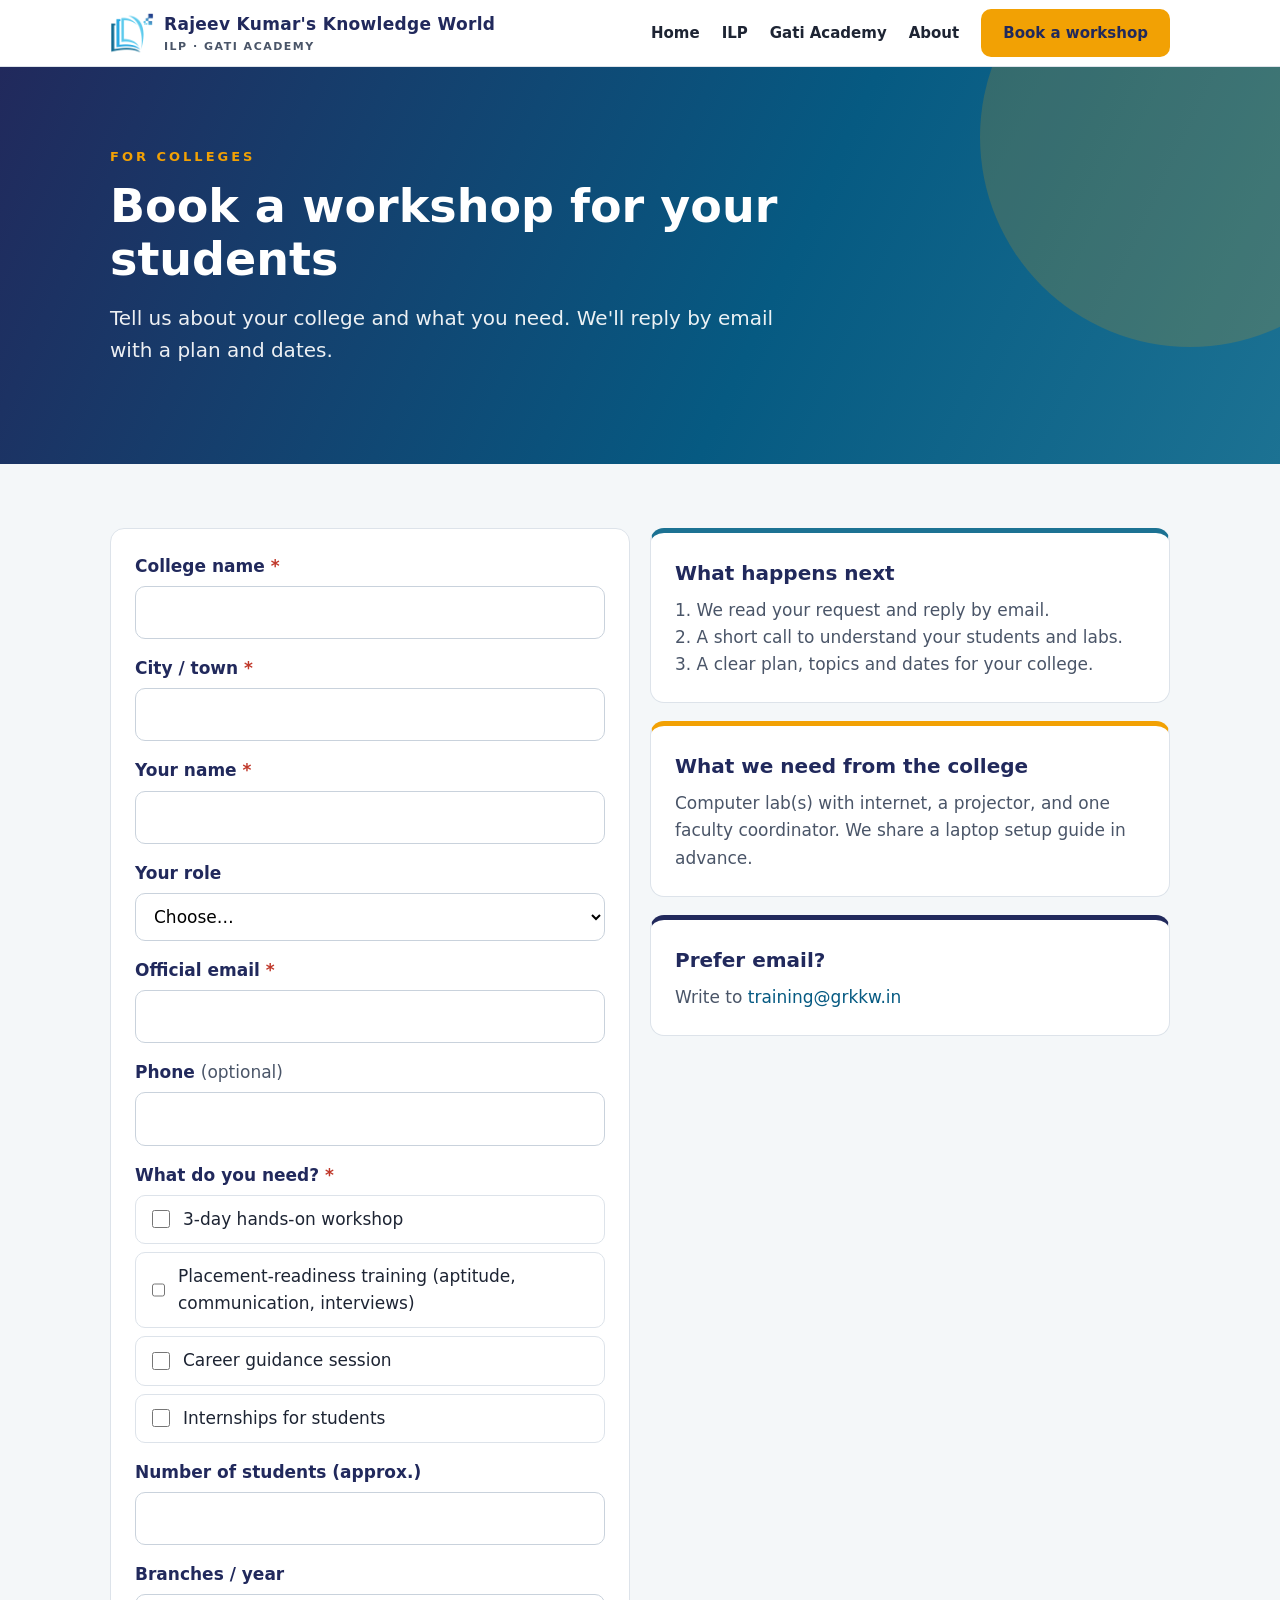
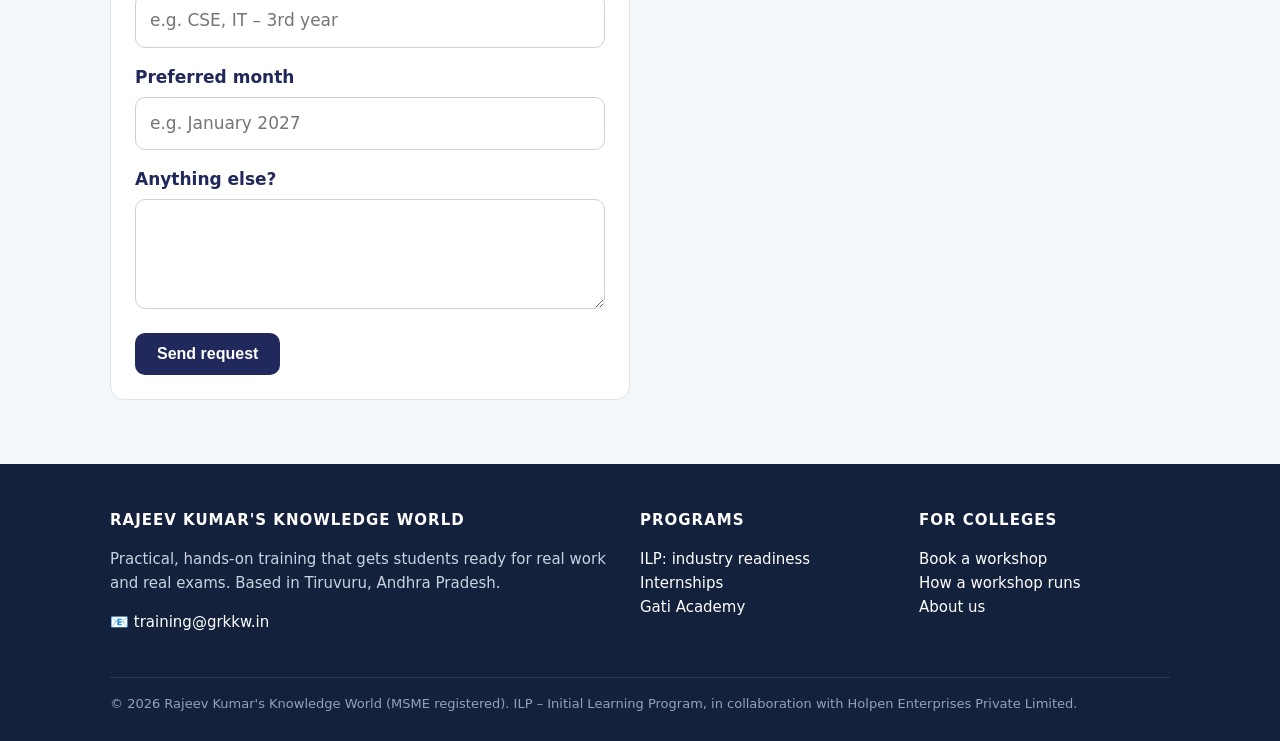
<file: colleges.html>
<!doctype html><html lang="en"><head><meta charset="utf-8"><meta name="viewport" content="width=device-width, initial-scale=1">
<title>Book a workshop · ILP</title><meta name="description" content="Book an ILP workshop, placement-readiness training or internships for your college."><link rel="stylesheet" href="style.css">
<link rel="icon" type="image/png" href="img/favicon.png"><link rel="apple-touch-icon" href="img/apple-touch-icon.png"></head><body>
<header><div class="wrap nav"><a class="logo" href="index.html"><img class="mk" src="img/logo.png" alt="" width="44" height="44"><span>Rajeev Kumar's Knowledge World<small>ILP · Gati Academy</small></span></a>
<button class="menu" aria-label="Menu" onclick="document.querySelector('.links').classList.toggle('open')">☰</button>
<nav class="links"><a href="index.html">Home</a><a href="ilp.html">ILP</a><a href="gati.html">Gati Academy</a><a href="about.html">About</a><a class="btn" href="colleges.html">Book a workshop</a></nav></div></header>
<section class="hero"><div class="wrap"><div class="eyebrow">For colleges</div>
<h1>Book a workshop for your students</h1>
<p>Tell us about your college and what you need. We'll reply by email with a plan and dates.</p></div></section>

<section class="blk"><div class="wrap grid g2" style="align-items:start">
<div class="card">
<form id="bf" onsubmit="return false">
<div class="q"><label class="t" for="college">College name <span class="req">*</span></label><input type="text" id="college" maxlength="150"></div>
<div class="q"><label class="t" for="city">City / town <span class="req">*</span></label><input type="text" id="city" maxlength="80"></div>
<div class="q"><label class="t" for="contact">Your name <span class="req">*</span></label><input type="text" id="contact" maxlength="100"></div>
<div class="q"><label class="t" for="role">Your role</label><select id="role"><option value="">Choose…</option><option>Training &amp; Placement Officer</option><option>Principal</option><option>Head of Department</option><option>Faculty</option><option>Other</option></select></div>
<div class="q"><label class="t" for="email">Official email <span class="req">*</span></label><input type="email" id="email" maxlength="120"></div>
<div class="q"><label class="t" for="phone">Phone <span style="color:var(--soft);font-weight:400">(optional)</span></label><input type="tel" id="phone" maxlength="20"></div>
<div class="q"><label class="t" id="need-label">What do you need? <span class="req">*</span></label><div id="need" role="group" aria-labelledby="need-label"></div></div>
<div class="q"><label class="t" for="students">Number of students (approx.)</label><input type="number" id="students" min="1" max="5000"></div>
<div class="q"><label class="t" for="branches">Branches / year</label><input type="text" id="branches" maxlength="150" placeholder="e.g. CSE, IT – 3rd year"></div>
<div class="q"><label class="t" for="month">Preferred month</label><input type="text" id="month" maxlength="60" placeholder="e.g. January 2027"></div>
<div class="q"><label class="t" for="message">Anything else?</label><textarea id="message" maxlength="1500"></textarea></div>
<input type="text" id="website" style="display:none" tabindex="-1" autocomplete="off">
<div id="err" class="err"></div><button class="btn dark" id="send">Send request</button>
</form>
<div id="done" class="ok hide">✅ Thank you! Your request has reached us. We'll reply to your email soon.</div>
</div>
<div>
<div class="card top" style="margin-bottom:18px"><h3>What happens next</h3><p>1. We read your request and reply by email.<br>2. A short call to understand your students and labs.<br>3. A clear plan, topics and dates for your college.</p></div>
<div class="card amber" style="margin-bottom:18px"><h3>What we need from the college</h3><p>Computer lab(s) with internet, a projector, and one faculty coordinator. We share a laptop setup guide in advance.</p></div>
<div class="card navy"><h3>Prefer email?</h3><p>Write to <a href="mailto:training@grkkw.in">training@grkkw.in</a></p></div>
</div>
</div></section>
<script>
var API="https://script.google.com/macros/s/AKfycbymDI50T5zCIYdEtwbAW3oaHLtmL-b_WIbdEqTvm_QH1tvbTLLxRcUaMxkLCcBXbFy1/exec";
["3-day hands-on workshop","Placement-readiness training (aptitude, communication, interviews)","Career guidance session","Internships for students"].forEach(function(v){var l=document.createElement("label");l.className="opt";l.innerHTML='<input type="checkbox" name="need" value="'+v+'">'+v;document.getElementById("need").appendChild(l)});
function $(i){return document.getElementById(i)}
$("send").onclick=function(){var b=this;$("err").textContent="";
 var need=[].slice.call(document.querySelectorAll("input[name=need]:checked")).map(function(i){return i.value});
 var p={college:$("college").value.trim(),city:$("city").value.trim(),contact:$("contact").value.trim(),role:$("role").value,email:$("email").value.trim(),phone:$("phone").value.trim(),need:need,students:$("students").value,branches:$("branches").value.trim(),month:$("month").value.trim(),message:$("message").value.trim(),website:$("website").value};
 var e=[];if(!p.college)e.push("College name");if(!p.city)e.push("City");if(!p.contact)e.push("Your name");if(!/^[^@\s]+@[^@\s]+\.[^@\s]+$/.test(p.email))e.push("a valid email");if(!need.length)e.push("what you need");
 if(e.length){$("err").textContent="Please fill: "+e.join(", ");return}
 b.disabled=true;b.textContent="Sending…";
 fetch(API,{method:"POST",body:JSON.stringify({action:"booking",p:p}),headers:{"Content-Type":"text/plain;charset=utf-8"},credentials:"omit",redirect:"follow"})
 .then(function(x){return x.json()}).then(function(j){if(j.err)throw new Error(j.err);$("bf").className="hide";$("done").className="ok"})
 .catch(function(err){$("err").textContent=(err&&err.message&&err.message.indexOf("fetch")<0)?err.message:"Network problem. Please try again, or email training@grkkw.in.";})
 .finally(function(){b.disabled=false;b.textContent="Send request"})};
</script>

<footer><div class="wrap"><div class="fgrid">
<div><h4>Rajeev Kumar's Knowledge World</h4><p>Practical, hands-on training that gets students ready for real work and real exams. Based in Tiruvuru, Andhra Pradesh.</p>
<p>📧 <a href="mailto:training@grkkw.in">training@grkkw.in</a></p></div>
<div><h4>Programs</h4><p><a href="ilp.html">ILP: industry readiness</a><br><a href="ilp.html#internships">Internships</a><br><a href="gati.html">Gati Academy</a></p></div>
<div><h4>For colleges</h4><p><a href="colleges.html">Book a workshop</a><br><a href="ilp.html#workshop">How a workshop runs</a><br><a href="about.html">About us</a></p></div>
</div><div class="legal">© 2026 Rajeev Kumar's Knowledge World (MSME registered). ILP – Initial Learning Program, in collaboration with Holpen Enterprises Private Limited.</div></div></footer>
</body></html>
</file>
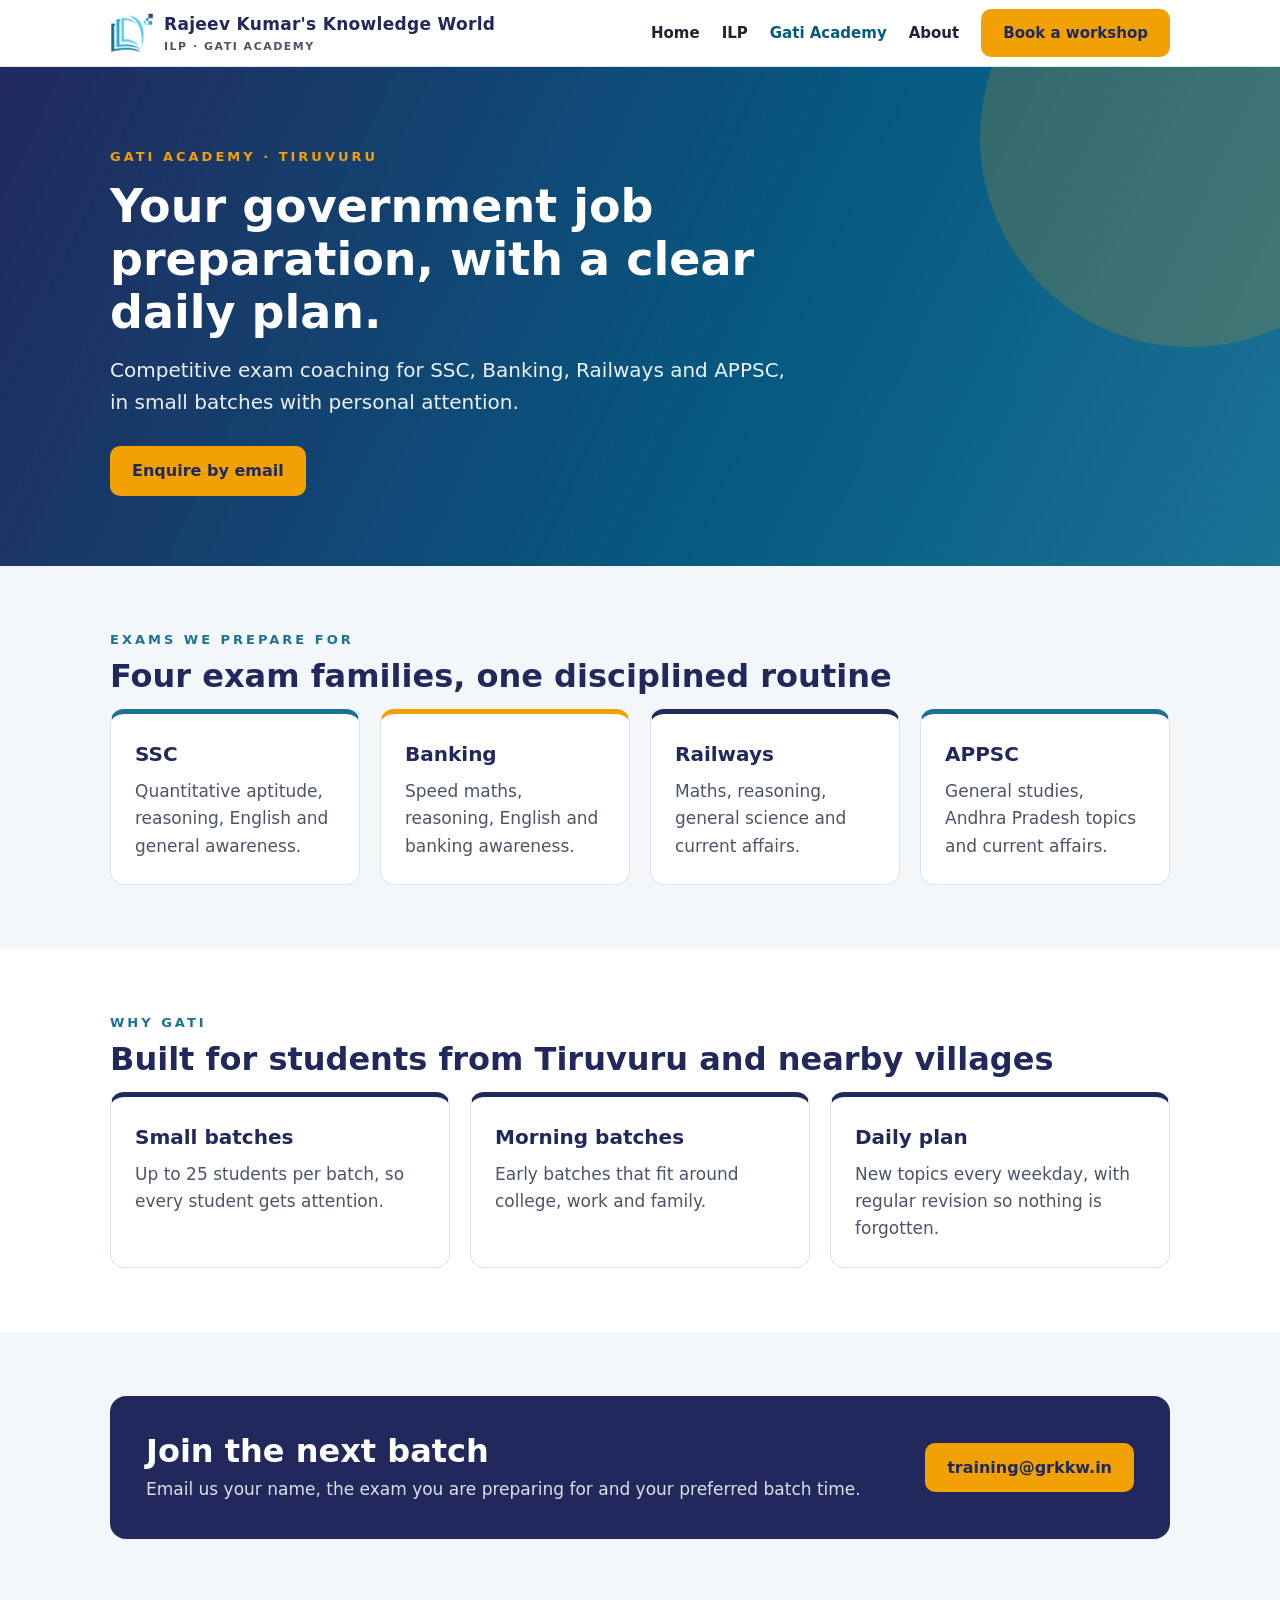
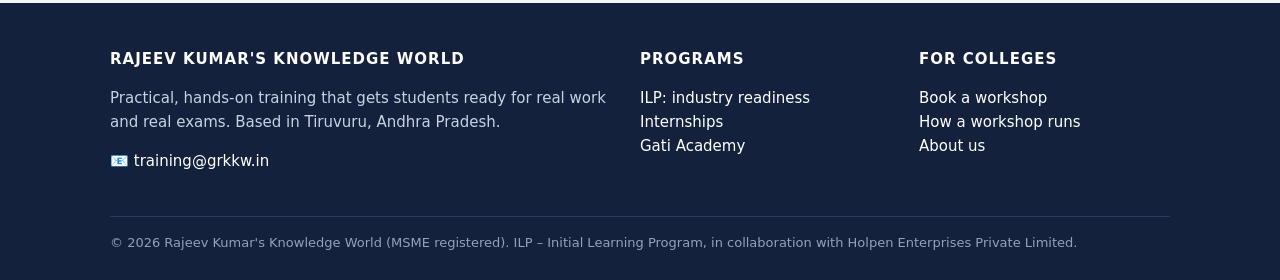
<file: gati.html>
<!doctype html><html lang="en"><head><meta charset="utf-8"><meta name="viewport" content="width=device-width, initial-scale=1">
<title>Gati Academy · Competitive exam coaching in Tiruvuru</title><meta name="description" content="SSC, Banking, Railways and APPSC preparation in small batches in Tiruvuru."><link rel="stylesheet" href="style.css">
<link rel="icon" type="image/png" href="img/favicon.png"><link rel="apple-touch-icon" href="img/apple-touch-icon.png"></head><body>
<header><div class="wrap nav"><a class="logo" href="index.html"><img class="mk" src="img/logo.png" alt="" width="44" height="44"><span>Rajeev Kumar's Knowledge World<small>ILP · Gati Academy</small></span></a>
<button class="menu" aria-label="Menu" onclick="document.querySelector('.links').classList.toggle('open')">☰</button>
<nav class="links"><a href="index.html">Home</a><a href="ilp.html">ILP</a><a href="gati.html" class="on">Gati Academy</a><a href="about.html">About</a><a class="btn" href="colleges.html">Book a workshop</a></nav></div></header>
<section class="hero"><div class="wrap"><div class="eyebrow">Gati Academy · Tiruvuru</div>
<h1>Your government job preparation, with a clear daily plan.</h1>
<p>Competitive exam coaching for SSC, Banking, Railways and APPSC, in small batches with personal attention.</p>
<div class="cta"><a class="btn" href="mailto:training@grkkw.in?subject=Gati%20Academy%20enquiry">Enquire by email</a></div></div></section>

<section class="blk"><div class="wrap"><div class="eyebrow" style="color:var(--teal)">Exams we prepare for</div><h2>Four exam families, one disciplined routine</h2>
<div class="grid g4">
<div class="card top"><h3>SSC</h3><p>Quantitative aptitude, reasoning, English and general awareness.</p></div>
<div class="card amber"><h3>Banking</h3><p>Speed maths, reasoning, English and banking awareness.</p></div>
<div class="card navy"><h3>Railways</h3><p>Maths, reasoning, general science and current affairs.</p></div>
<div class="card top"><h3>APPSC</h3><p>General studies, Andhra Pradesh topics and current affairs.</p></div>
</div></div></section>

<section class="blk alt"><div class="wrap"><div class="eyebrow" style="color:var(--teal)">Why Gati</div><h2>Built for students from Tiruvuru and nearby villages</h2>
<div class="grid g3">
<div class="card navy"><h3>Small batches</h3><p>Up to 25 students per batch, so every student gets attention.</p></div>
<div class="card navy"><h3>Morning batches</h3><p>Early batches that fit around college, work and family.</p></div>
<div class="card navy"><h3>Daily plan</h3><p>New topics every weekday, with regular revision so nothing is forgotten.</p></div>
</div></div></section>

<section class="blk"><div class="wrap"><div class="band"><div><h2>Join the next batch</h2><p>Email us your name, the exam you are preparing for and your preferred batch time.</p></div><a class="btn" href="mailto:training@grkkw.in?subject=Gati%20Academy%20enquiry">training@grkkw.in</a></div></div></section>

<footer><div class="wrap"><div class="fgrid">
<div><h4>Rajeev Kumar's Knowledge World</h4><p>Practical, hands-on training that gets students ready for real work and real exams. Based in Tiruvuru, Andhra Pradesh.</p>
<p>📧 <a href="mailto:training@grkkw.in">training@grkkw.in</a></p></div>
<div><h4>Programs</h4><p><a href="ilp.html">ILP: industry readiness</a><br><a href="ilp.html#internships">Internships</a><br><a href="gati.html">Gati Academy</a></p></div>
<div><h4>For colleges</h4><p><a href="colleges.html">Book a workshop</a><br><a href="ilp.html#workshop">How a workshop runs</a><br><a href="about.html">About us</a></p></div>
</div><div class="legal">© 2026 Rajeev Kumar's Knowledge World (MSME registered). ILP – Initial Learning Program, in collaboration with Holpen Enterprises Private Limited.</div></div></footer>
</body></html>
</file>
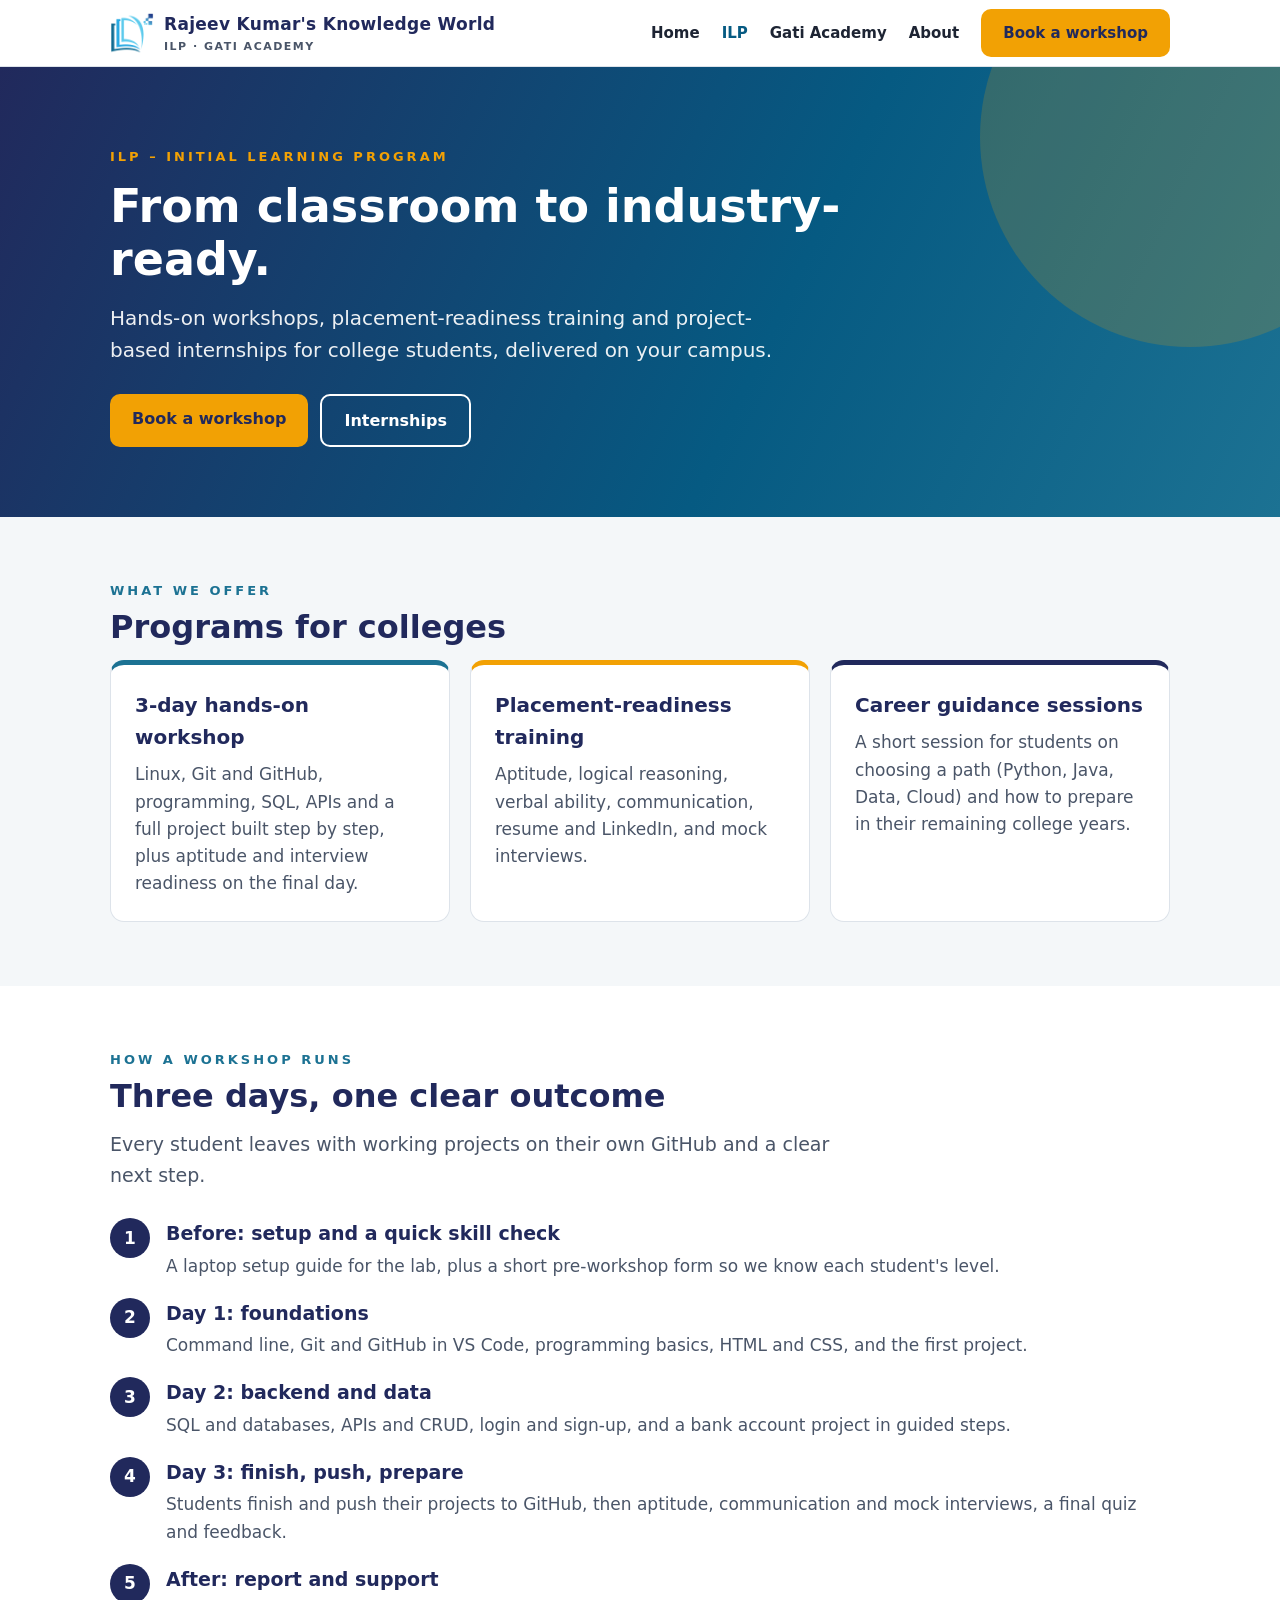
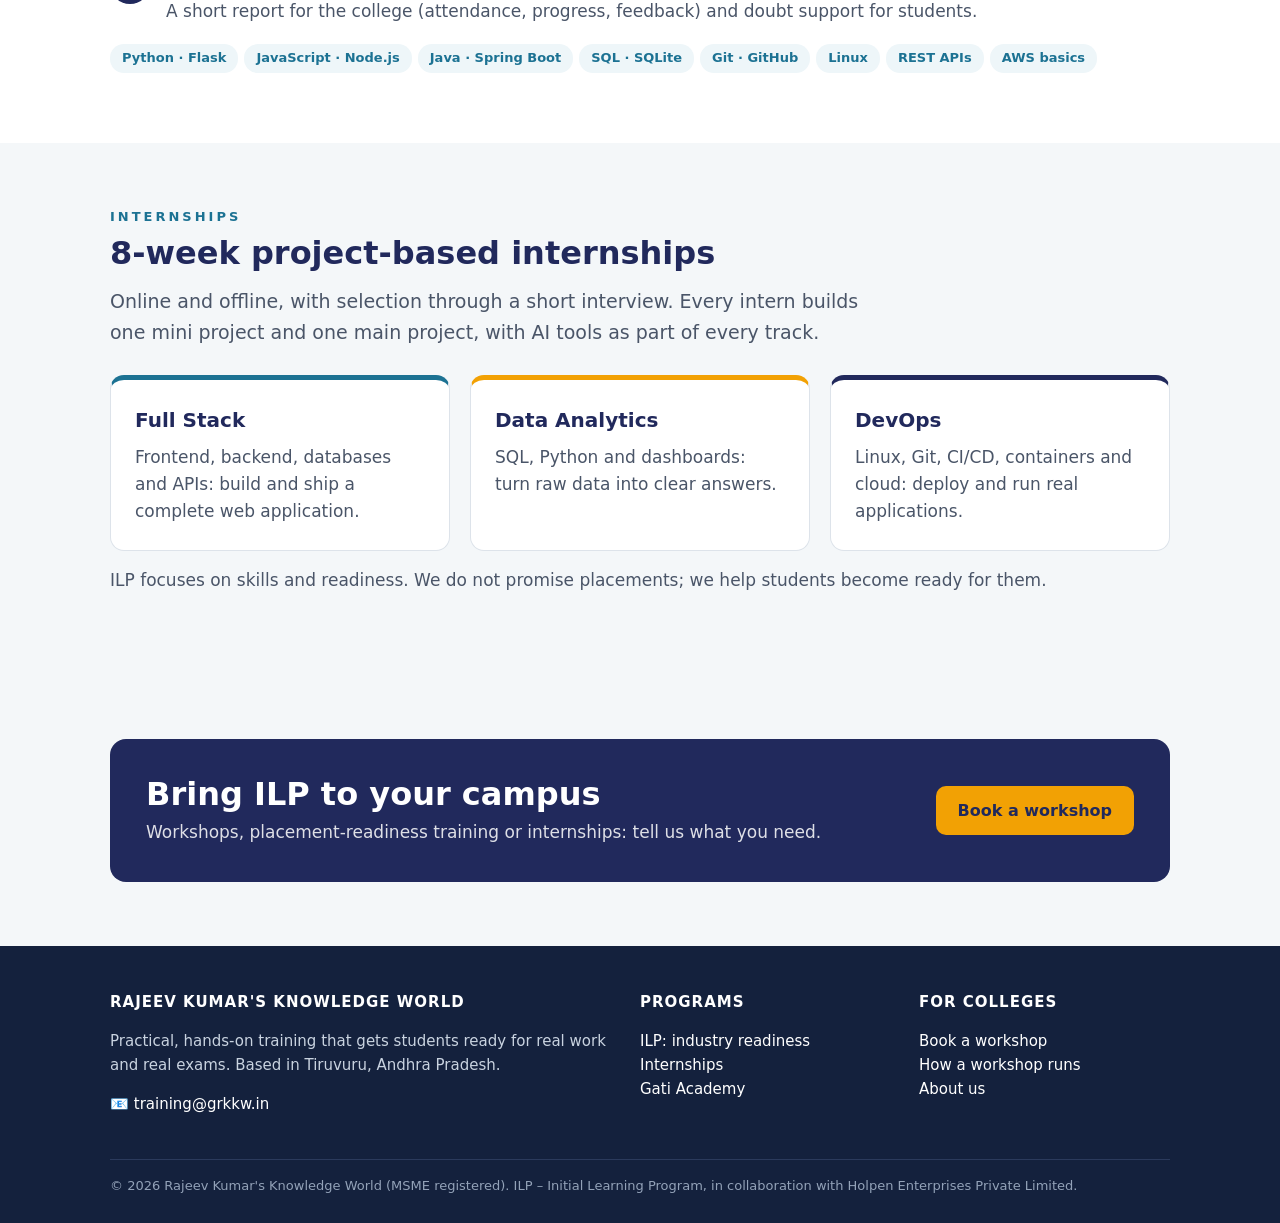
<file: ilp.html>
<!doctype html><html lang="en"><head><meta charset="utf-8"><meta name="viewport" content="width=device-width, initial-scale=1">
<title>ILP – Initial Learning Program · Rajeev Kumar's Knowledge World</title><meta name="description" content="Hands-on workshops, placement-readiness training and 8-week internships for college students."><link rel="stylesheet" href="style.css">
<link rel="icon" type="image/png" href="img/favicon.png"><link rel="apple-touch-icon" href="img/apple-touch-icon.png"></head><body>
<header><div class="wrap nav"><a class="logo" href="index.html"><img class="mk" src="img/logo.png" alt="" width="44" height="44"><span>Rajeev Kumar's Knowledge World<small>ILP · Gati Academy</small></span></a>
<button class="menu" aria-label="Menu" onclick="document.querySelector('.links').classList.toggle('open')">☰</button>
<nav class="links"><a href="index.html">Home</a><a href="ilp.html" class="on">ILP</a><a href="gati.html">Gati Academy</a><a href="about.html">About</a><a class="btn" href="colleges.html">Book a workshop</a></nav></div></header>
<section class="hero"><div class="wrap"><div class="eyebrow">ILP – Initial Learning Program</div>
<h1>From classroom to industry-ready.</h1>
<p>Hands-on workshops, placement-readiness training and project-based internships for college students, delivered on your campus.</p>
<div class="cta"><a class="btn" href="colleges.html">Book a workshop</a><a class="btn ghost" href="#internships">Internships</a></div></div></section>

<section class="blk"><div class="wrap"><div class="eyebrow" style="color:var(--teal)">What we offer</div><h2>Programs for colleges</h2>
<div class="grid g3">
<div class="card top"><h3>3-day hands-on workshop</h3><p>Linux, Git and GitHub, programming, SQL, APIs and a full project built step by step, plus aptitude and interview readiness on the final day.</p></div>
<div class="card amber"><h3>Placement-readiness training</h3><p>Aptitude, logical reasoning, verbal ability, communication, resume and LinkedIn, and mock interviews.</p></div>
<div class="card navy"><h3>Career guidance sessions</h3><p>A short session for students on choosing a path (Python, Java, Data, Cloud) and how to prepare in their remaining college years.</p></div>
</div></div></section>

<section class="blk alt" id="workshop"><div class="wrap"><div class="eyebrow" style="color:var(--teal)">How a workshop runs</div><h2>Three days, one clear outcome</h2>
<p class="lead">Every student leaves with working projects on their own GitHub and a clear next step.</p>
<div class="steps">
<div class="step"><div><h3>Before: setup and a quick skill check</h3><p>A laptop setup guide for the lab, plus a short pre-workshop form so we know each student's level.</p></div></div>
<div class="step"><div><h3>Day 1: foundations</h3><p>Command line, Git and GitHub in VS Code, programming basics, HTML and CSS, and the first project.</p></div></div>
<div class="step"><div><h3>Day 2: backend and data</h3><p>SQL and databases, APIs and CRUD, login and sign-up, and a bank account project in guided steps.</p></div></div>
<div class="step"><div><h3>Day 3: finish, push, prepare</h3><p>Students finish and push their projects to GitHub, then aptitude, communication and mock interviews, a final quiz and feedback.</p></div></div>
<div class="step"><div><h3>After: report and support</h3><p>A short report for the college (attendance, progress, feedback) and doubt support for students.</p></div></div>
</div>
<div style="margin-top:10px"><span class="pill">Python · Flask</span><span class="pill">JavaScript · Node.js</span><span class="pill">Java · Spring Boot</span><span class="pill">SQL · SQLite</span><span class="pill">Git · GitHub</span><span class="pill">Linux</span><span class="pill">REST APIs</span><span class="pill">AWS basics</span></div>
</div></section>

<section class="blk" id="internships"><div class="wrap"><div class="eyebrow" style="color:var(--teal)">Internships</div><h2>8-week project-based internships</h2>
<p class="lead">Online and offline, with selection through a short interview. Every intern builds one mini project and one main project, with AI tools as part of every track.</p>
<div class="grid g3">
<div class="card top"><h3>Full Stack</h3><p>Frontend, backend, databases and APIs: build and ship a complete web application.</p></div>
<div class="card amber"><h3>Data Analytics</h3><p>SQL, Python and dashboards: turn raw data into clear answers.</p></div>
<div class="card navy"><h3>DevOps</h3><p>Linux, Git, CI/CD, containers and cloud: deploy and run real applications.</p></div>
</div>
<p style="color:var(--soft);margin-top:16px">ILP focuses on skills and readiness. We do not promise placements; we help students become ready for them.</p>
</div></section>

<section class="blk"><div class="wrap"><div class="band"><div><h2>Bring ILP to your campus</h2><p>Workshops, placement-readiness training or internships: tell us what you need.</p></div><a class="btn" href="colleges.html">Book a workshop</a></div></div></section>

<footer><div class="wrap"><div class="fgrid">
<div><h4>Rajeev Kumar's Knowledge World</h4><p>Practical, hands-on training that gets students ready for real work and real exams. Based in Tiruvuru, Andhra Pradesh.</p>
<p>📧 <a href="mailto:training@grkkw.in">training@grkkw.in</a></p></div>
<div><h4>Programs</h4><p><a href="ilp.html">ILP: industry readiness</a><br><a href="ilp.html#internships">Internships</a><br><a href="gati.html">Gati Academy</a></p></div>
<div><h4>For colleges</h4><p><a href="colleges.html">Book a workshop</a><br><a href="ilp.html#workshop">How a workshop runs</a><br><a href="about.html">About us</a></p></div>
</div><div class="legal">© 2026 Rajeev Kumar's Knowledge World (MSME registered). ILP – Initial Learning Program, in collaboration with Holpen Enterprises Private Limited.</div></div></footer>
</body></html>
</file>
<file: style.css>
:root{--navy:#21295C;--blue:#065A82;--teal:#1C7293;--amber:#F2A104;--bg:#F4F7F9;--ink:#1D2433;--soft:#4A5568;--line:#DDE3EA;--card:#fff}
*{box-sizing:border-box}html{scroll-behavior:smooth}
body{margin:0;background:var(--bg);color:var(--ink);font:17px/1.6 system-ui,-apple-system,"Segoe UI",Roboto,Arial,sans-serif}
a{color:var(--blue);text-decoration:none}a:hover{text-decoration:underline}
.wrap{max-width:1100px;margin:0 auto;padding:0 20px}
header{background:#fff;border-bottom:1px solid var(--line);position:sticky;top:0;z-index:10}
.nav{display:flex;align-items:center;justify-content:space-between;height:66px;gap:16px}
.logo{display:flex;align-items:center;gap:10px;color:var(--navy);font-weight:800;letter-spacing:.3px}
.logo .mk{width:44px;height:44px;flex:none}
.logo small{display:block;font-weight:600;font-size:11px;color:var(--soft);letter-spacing:1.5px;text-transform:uppercase}
.links{display:flex;gap:22px;align-items:center}.links a{color:var(--ink);font-weight:600;font-size:15px}.links a.on{color:var(--blue)}
.btn{display:inline-block;background:var(--amber);color:var(--navy)!important;font-weight:800;padding:12px 22px;border-radius:10px;border:0;cursor:pointer;font-size:16px;text-decoration:none!important}
.btn.dark{background:var(--navy);color:#fff!important}.btn.ghost{background:transparent;border:2px solid #fff;color:#fff!important}
.menu{display:none;background:none;border:0;font-size:26px;color:var(--navy)}
.hero{background:linear-gradient(115deg,var(--navy),var(--blue) 60%,var(--teal));color:#fff;padding:80px 0 70px;position:relative;overflow:hidden}
.hero:after{content:"";position:absolute;right:-120px;top:-140px;width:420px;height:420px;border-radius:50%;background:rgba(242,161,4,.18)}
.eyebrow{color:var(--amber);font-weight:800;letter-spacing:3px;font-size:13px;text-transform:uppercase}
.hero h1{font-size:46px;line-height:1.15;margin:12px 0 16px;max-width:760px}
.hero p{font-size:20px;max-width:680px;opacity:.92;margin:0 0 28px}
.hero .cta{display:flex;gap:12px;flex-wrap:wrap;position:relative;z-index:1}
section.blk{padding:64px 0}section.alt{background:#fff}
h2{font-size:32px;color:var(--navy);margin:6px 0 14px;line-height:1.2}
.lead{font-size:19px;color:var(--soft);max-width:760px;margin:0 0 28px}
.grid{display:grid;gap:20px}.g2{grid-template-columns:repeat(2,1fr)}.g3{grid-template-columns:repeat(3,1fr)}.g4{grid-template-columns:repeat(4,1fr)}
.card{background:var(--card);border:1px solid var(--line);border-radius:14px;padding:24px}
.card h3{margin:0 0 8px;color:var(--navy);font-size:20px}.card p{margin:0;color:var(--soft)}
.card.top{border-top:5px solid var(--teal)}.card.amber{border-top:5px solid var(--amber)}.card.navy{border-top:5px solid var(--navy)}
.vert{display:flex;flex-direction:column;gap:12px}.vert .tag{align-self:flex-start;background:#eef6f9;color:var(--teal);font-weight:800;font-size:12px;letter-spacing:1.5px;padding:3px 10px;border-radius:12px;text-transform:uppercase}
.vert ul{margin:4px 0 8px;padding-left:20px;color:var(--soft)}
.steps{counter-reset:s}.step{display:flex;gap:16px;align-items:flex-start;margin:0 0 18px}
.step:before{counter-increment:s;content:counter(s);flex:0 0 40px;height:40px;border-radius:50%;background:var(--navy);color:#fff;font-weight:800;display:flex;align-items:center;justify-content:center}
.step h3{margin:0 0 4px;color:var(--navy);font-size:19px}.step p{margin:0;color:var(--soft)}
.band{background:var(--navy);color:#fff;border-radius:16px;padding:36px;display:flex;justify-content:space-between;align-items:center;gap:20px;flex-wrap:wrap}
.band h2{color:#fff;margin:0}.band p{margin:6px 0 0;opacity:.85}
.pill{display:inline-block;background:#eef6f9;color:var(--teal);font-weight:700;font-size:13px;padding:4px 12px;border-radius:14px;margin:0 6px 6px 0}
.quote{border-left:5px solid var(--amber);background:#FFF8E8;border-radius:10px;padding:18px 22px;margin:0;color:var(--ink);font-size:18px}
.quote cite{display:block;margin-top:8px;font-style:normal;color:var(--soft);font-size:14px}
form .q{margin:0 0 16px}form label.t{display:block;font-weight:700;margin-bottom:6px;color:var(--navy)}
input[type=text],input[type=email],input[type=tel],input[type=number],select,textarea{width:100%;padding:12px 14px;border:1px solid #c9d2dc;border-radius:10px;font:inherit;background:#fff}
textarea{min-height:110px;resize:vertical}input:focus,select:focus,textarea:focus{outline:2px solid var(--teal);border-color:var(--teal)}
.opt{display:flex;align-items:center;gap:10px;padding:10px 12px;border:1px solid var(--line);border-radius:10px;margin-bottom:8px;cursor:pointer;background:#fff}
.opt input{width:18px;height:18px;accent-color:var(--navy)}
.req{color:#c0392b}.err{color:#c0392b;font-weight:700;margin:10px 0}.ok{background:#e7f6ec;color:#1e7b3c;border-radius:10px;padding:18px;font-weight:700}
.hide{display:none}
footer{background:#14213D;color:#C9D3E0;padding:44px 0 26px;margin-top:0;font-size:15px}
footer a{color:#fff}footer h4{color:#fff;margin:0 0 10px;font-size:15px;letter-spacing:1px;text-transform:uppercase}
.fgrid{display:grid;grid-template-columns:2fr 1fr 1fr;gap:28px}.legal{border-top:1px solid #2B3A5C;margin-top:28px;padding-top:16px;font-size:13px;color:#93A2B8}
@media(max-width:860px){.g3,.g4{grid-template-columns:1fr 1fr}.hero h1{font-size:36px}.fgrid{grid-template-columns:1fr}}
@media(max-width:640px){.g2,.g3,.g4{grid-template-columns:1fr}.links{display:none;position:absolute;top:66px;left:0;right:0;background:#fff;flex-direction:column;padding:14px 20px;border-bottom:1px solid var(--line);align-items:flex-start}.links.open{display:flex}.menu{display:block}.hero{padding:56px 0}.hero h1{font-size:30px}h2{font-size:26px}section.blk{padding:46px 0}}
</file>
